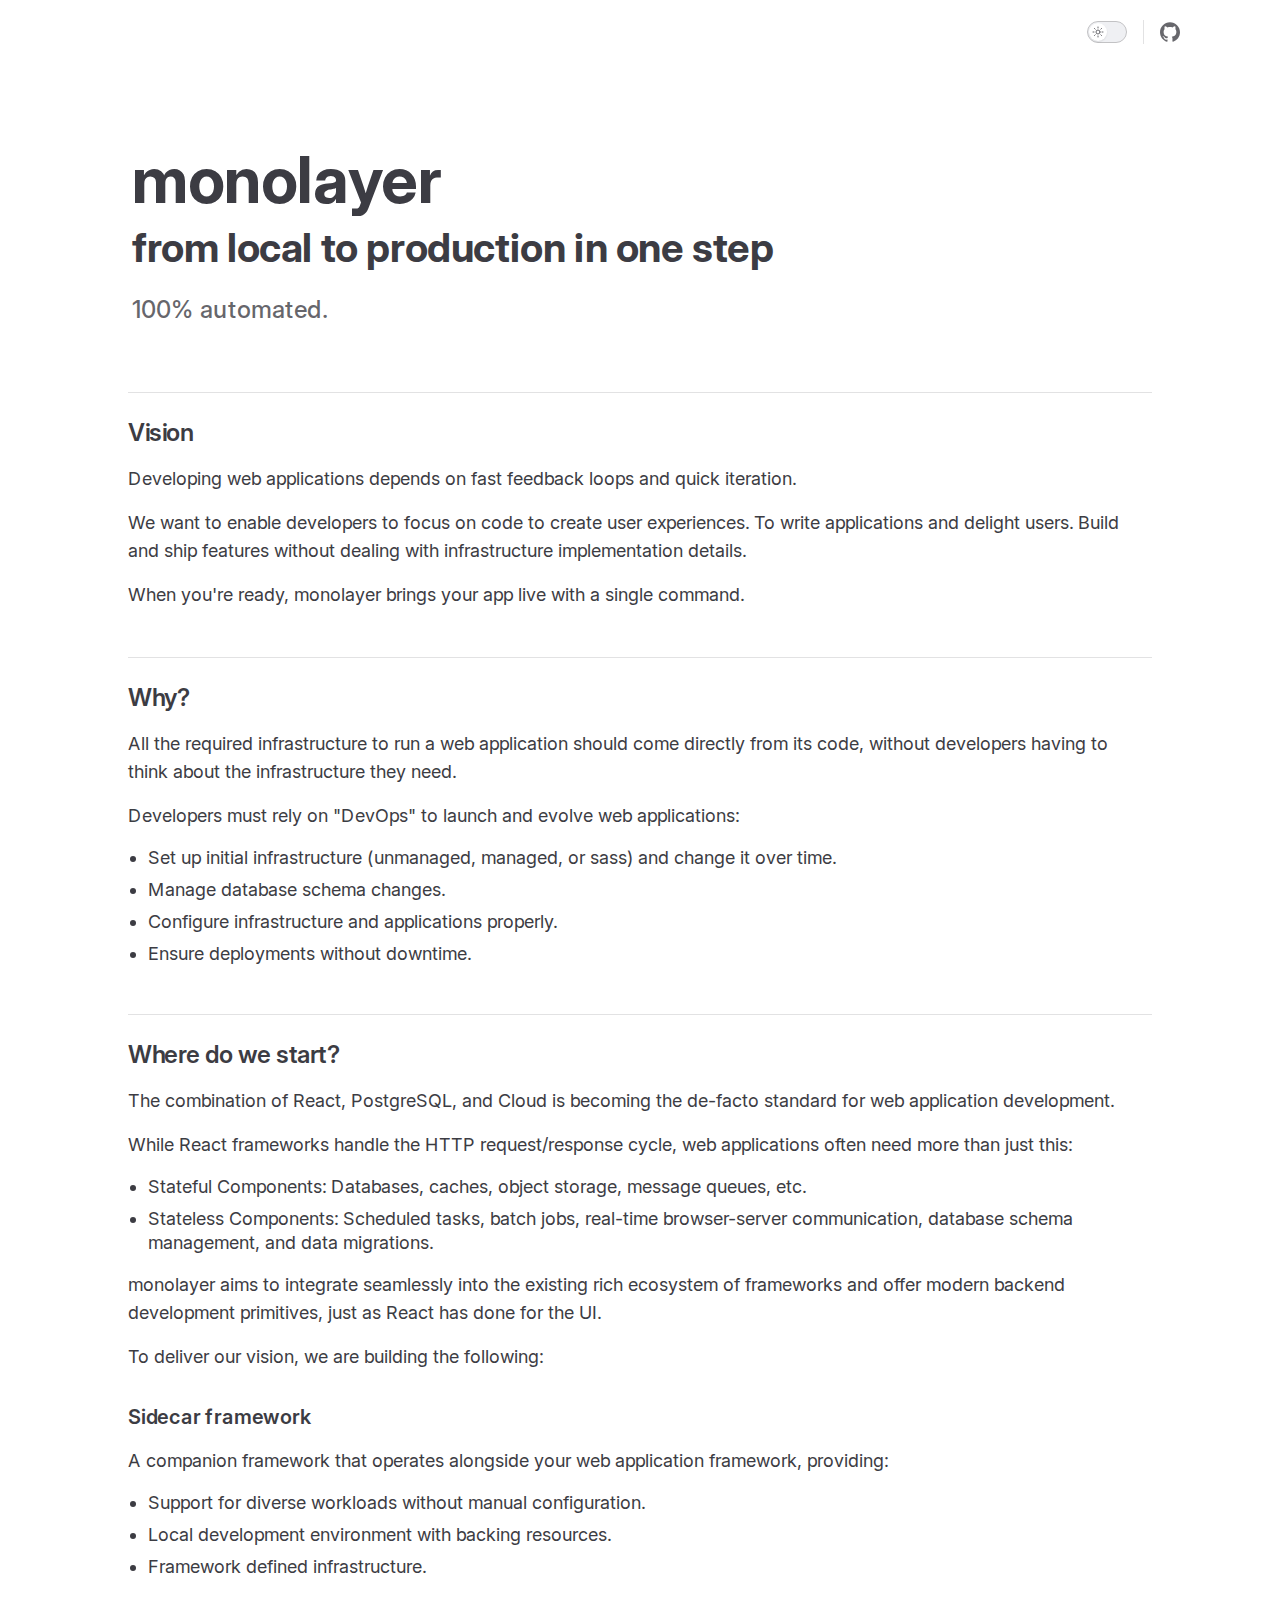
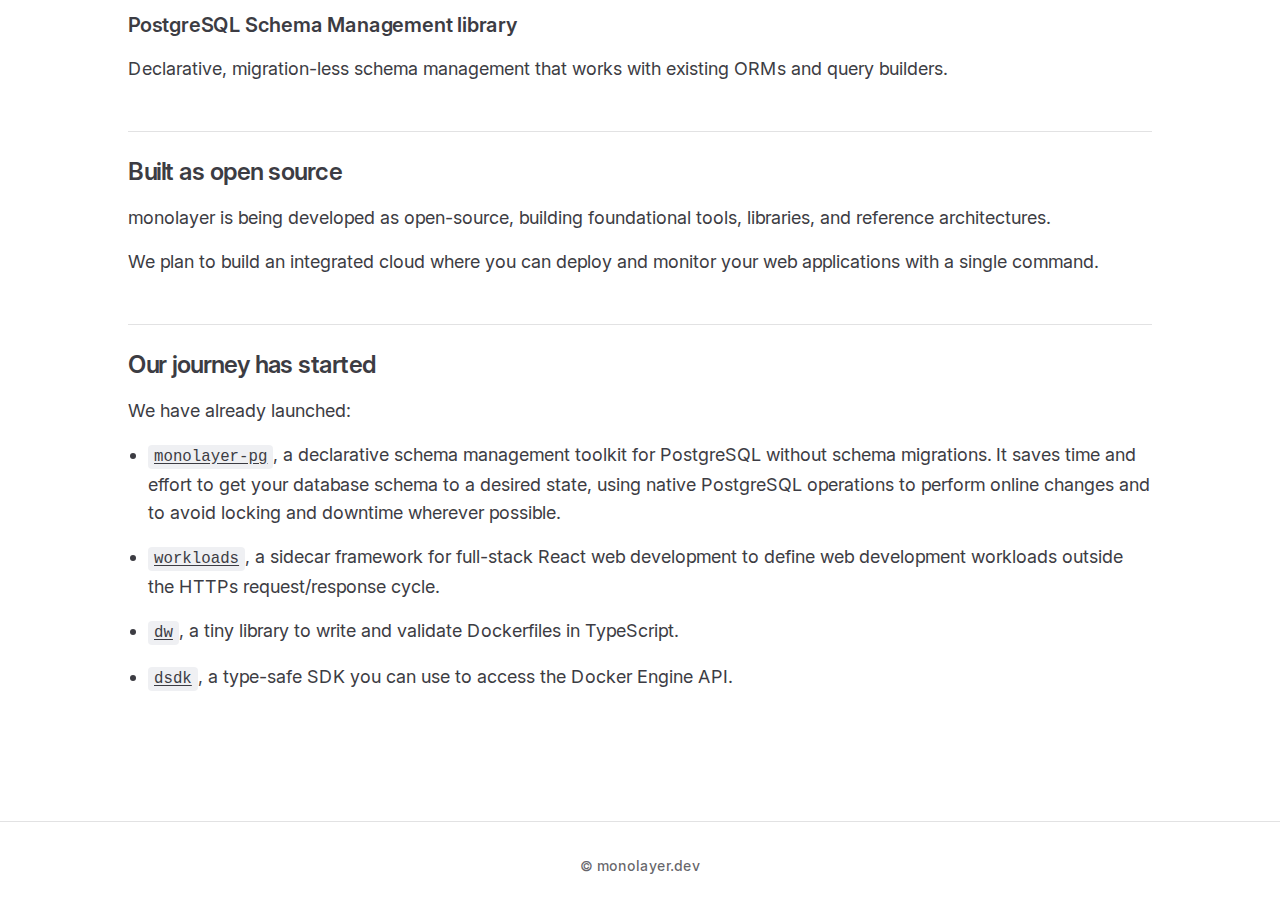
<file: index.html>
<!DOCTYPE html>
<html lang="en-US" dir="ltr">
  <head>
    <meta charset="utf-8">
    <meta name="viewport" content="width=device-width,initial-scale=1">
    <title>monolayer</title>
    <meta name="description" content="from local to production in one step">
    <meta name="generator" content="VitePress v1.5.0">
    <link rel="preload stylesheet" href="/assets/style.BGeDOuUQ.css" as="style">
    <link rel="preload stylesheet" href="/vp-icons.css" as="style">
    
    <script type="module" src="/assets/app.BTljljbD.js"></script>
    <link rel="preload" href="/assets/inter-roman-latin.Di8DUHzh.woff2" as="font" type="font/woff2" crossorigin="">
    <link rel="modulepreload" href="/assets/chunks/theme.Ch3hpJYl.js">
    <link rel="modulepreload" href="/assets/chunks/framework.BDxlaA_J.js">
    <link rel="modulepreload" href="/assets/index.md.CS76SpZc.lean.js">
    <script id="check-dark-mode">(()=>{const e=localStorage.getItem("vitepress-theme-appearance")||"auto",a=window.matchMedia("(prefers-color-scheme: dark)").matches;(!e||e==="auto"?a:e==="dark")&&document.documentElement.classList.add("dark")})();</script>
    <script id="check-mac-os">document.documentElement.classList.toggle("mac",/Mac|iPhone|iPod|iPad/i.test(navigator.platform));</script>
  </head>
  <body>
    <div id="app"><div class="Layout" data-v-5d98c3a5><!--[--><!--]--><!--[--><span tabindex="-1" data-v-0f60ec36></span><a href="#VPContent" class="VPSkipLink visually-hidden" data-v-0f60ec36> Skip to content </a><!--]--><!----><header class="VPNav" data-v-5d98c3a5 data-v-ae24b3ad><div class="VPNavBar" data-v-ae24b3ad data-v-6aa21345><div class="wrapper" data-v-6aa21345><div class="container" data-v-6aa21345><div class="title" data-v-6aa21345><div class="VPNavBarTitle" data-v-6aa21345 data-v-1168a8e4><a class="title" href="/" data-v-1168a8e4><!--[--><!--]--><!----><span data-v-1168a8e4>monolayer</span><!--[--><!--]--></a></div></div><div class="content" data-v-6aa21345><div class="content-body" data-v-6aa21345><!--[--><!--]--><div class="VPNavBarSearch search" data-v-6aa21345><!----></div><!----><!----><div class="VPNavBarAppearance appearance" data-v-6aa21345 data-v-6c893767><button class="VPSwitch VPSwitchAppearance" type="button" role="switch" title aria-checked="false" data-v-6c893767 data-v-5337faa4 data-v-1d5665e3><span class="check" data-v-1d5665e3><span class="icon" data-v-1d5665e3><!--[--><span class="vpi-sun sun" data-v-5337faa4></span><span class="vpi-moon moon" data-v-5337faa4></span><!--]--></span></span></button></div><div class="VPSocialLinks VPNavBarSocialLinks social-links" data-v-6aa21345 data-v-0394ad82 data-v-7bc22406><!--[--><a class="VPSocialLink no-icon" href="https://github.com/monolayer/monorepo" aria-label="github" target="_blank" rel="noopener" data-v-7bc22406 data-v-bd121fe5><span class="vpi-social-github"></span></a><!--]--></div><div class="VPFlyout VPNavBarExtra extra" data-v-6aa21345 data-v-bb2aa2f0 data-v-cf11d7a2><button type="button" class="button" aria-haspopup="true" aria-expanded="false" aria-label="extra navigation" data-v-cf11d7a2><span class="vpi-more-horizontal icon" data-v-cf11d7a2></span></button><div class="menu" data-v-cf11d7a2><div class="VPMenu" data-v-cf11d7a2 data-v-b98bc113><!----><!--[--><!--[--><!----><div class="group" data-v-bb2aa2f0><div class="item appearance" data-v-bb2aa2f0><p class="label" data-v-bb2aa2f0>Appearance</p><div class="appearance-action" data-v-bb2aa2f0><button class="VPSwitch VPSwitchAppearance" type="button" role="switch" title aria-checked="false" data-v-bb2aa2f0 data-v-5337faa4 data-v-1d5665e3><span class="check" data-v-1d5665e3><span class="icon" data-v-1d5665e3><!--[--><span class="vpi-sun sun" data-v-5337faa4></span><span class="vpi-moon moon" data-v-5337faa4></span><!--]--></span></span></button></div></div></div><div class="group" data-v-bb2aa2f0><div class="item social-links" data-v-bb2aa2f0><div class="VPSocialLinks social-links-list" data-v-bb2aa2f0 data-v-7bc22406><!--[--><a class="VPSocialLink no-icon" href="https://github.com/monolayer/monorepo" aria-label="github" target="_blank" rel="noopener" data-v-7bc22406 data-v-bd121fe5><span class="vpi-social-github"></span></a><!--]--></div></div></div><!--]--><!--]--></div></div></div><!--[--><!--]--><button type="button" class="VPNavBarHamburger hamburger" aria-label="mobile navigation" aria-expanded="false" aria-controls="VPNavScreen" data-v-6aa21345 data-v-e5dd9c1c><span class="container" data-v-e5dd9c1c><span class="top" data-v-e5dd9c1c></span><span class="middle" data-v-e5dd9c1c></span><span class="bottom" data-v-e5dd9c1c></span></span></button></div></div></div></div><div class="divider" data-v-6aa21345><div class="divider-line" data-v-6aa21345></div></div></div><!----></header><!----><!----><div class="VPContent is-home" id="VPContent" data-v-5d98c3a5 data-v-1428d186><div class="VPHome" data-v-1428d186 data-v-686f80a6><!--[--><!--]--><div class="VPHero VPHomeHero" data-v-686f80a6 data-v-303bb580><div class="container" data-v-303bb580><div class="main" data-v-303bb580><!--[--><!--]--><!--[--><h1 class="name" data-v-303bb580><span class="clip" data-v-303bb580>monolayer</span></h1><p class="text" data-v-303bb580>from local to production in one step</p><p class="tagline" data-v-303bb580>100% automated.</p><!--]--><!--[--><!--]--><!----><!--[--><!--]--></div><!----></div></div><!--[--><!--]--><!--[--><!--]--><!----><!--[--><!--]--><div class="vp-doc container" style="" data-v-686f80a6 data-v-8e2d4988><!--[--><div style="position:relative;" data-v-686f80a6><div><h2 id="vision" tabindex="-1">Vision <a class="header-anchor" href="#vision" aria-label="Permalink to &quot;Vision&quot;">​</a></h2><p>Developing web applications depends on fast feedback loops and quick iteration.</p><p>We want to enable developers to focus on code to create user experiences. To write applications and delight users. Build and ship features without dealing with infrastructure implementation details.</p><p>When you&#39;re ready, monolayer brings your app live with a single command.</p><h2 id="why" tabindex="-1">Why? <a class="header-anchor" href="#why" aria-label="Permalink to &quot;Why?&quot;">​</a></h2><p>All the required infrastructure to run a web application should come directly from its code, without developers having to think about the infrastructure they need.</p><p>Developers must rely on &quot;DevOps&quot; to launch and evolve web applications:</p><ul><li>Set up initial infrastructure (unmanaged, managed, or sass) and change it over time.</li><li>Manage database schema changes.</li><li>Configure infrastructure and applications properly.</li><li>Ensure deployments without downtime.</li></ul><h2 id="where-do-we-start" tabindex="-1">Where do we start? <a class="header-anchor" href="#where-do-we-start" aria-label="Permalink to &quot;Where do we start?&quot;">​</a></h2><p>The combination of React, PostgreSQL, and Cloud is becoming the de-facto standard for web application development.</p><p>While React frameworks handle the HTTP request/response cycle, web applications often need more than just this:</p><ul><li>Stateful Components: Databases, caches, object storage, message queues, etc.</li><li>Stateless Components: Scheduled tasks, batch jobs, real-time browser-server communication, database schema management, and data migrations.</li></ul><p>monolayer aims to integrate seamlessly into the existing rich ecosystem of frameworks and offer modern backend development primitives, just as React has done for the UI.</p><p>To deliver our vision, we are building the following:</p><h3 id="sidecar-framework" tabindex="-1">Sidecar framework <a class="header-anchor" href="#sidecar-framework" aria-label="Permalink to &quot;Sidecar framework&quot;">​</a></h3><p>A companion framework that operates alongside your web application framework, providing:</p><ul><li>Support for diverse workloads without manual configuration.</li><li>Local development environment with backing resources.</li><li>Framework defined infrastructure.</li></ul><h3 id="postgresql-schema-management-library" tabindex="-1">PostgreSQL Schema Management library <a class="header-anchor" href="#postgresql-schema-management-library" aria-label="Permalink to &quot;PostgreSQL Schema Management library&quot;">​</a></h3><p>Declarative, migration-less schema management that works with existing ORMs and query builders.</p><h2 id="built-as-open-source" tabindex="-1">Built as open source <a class="header-anchor" href="#built-as-open-source" aria-label="Permalink to &quot;Built as open source&quot;">​</a></h2><p>monolayer is being developed as open-source, building foundational tools, libraries, and reference architectures.</p><p>We plan to build an integrated cloud where you can deploy and monitor your web applications with a single command.</p><h2 id="our-journey-has-started" tabindex="-1">Our journey has started <a class="header-anchor" href="#our-journey-has-started" aria-label="Permalink to &quot;Our journey has started&quot;">​</a></h2><p>We have already launched:</p><ul><li><p><a href="https://monolayer.github.io/pg-docs/" target="_blank" rel="noreferrer"><code>monolayer-pg</code></a>, a declarative schema management toolkit for PostgreSQL without schema migrations. It saves time and effort to get your database schema to a desired state, using native PostgreSQL operations to perform online changes and to avoid locking and downtime wherever possible.</p></li><li><p><a href="https://monolayer.github.io/workloads-docs/" target="_blank" rel="noreferrer"><code>workloads</code></a>, a sidecar framework for full-stack React web development to define web development workloads outside the HTTPs request/response cycle.</p></li><li><p><a href="https://monolayer.github.io/dw-docs/" target="_blank" rel="noreferrer"><code>dw</code></a>, a tiny library to write and validate Dockerfiles in TypeScript.</p></li><li><p><a href="https://monolayer.github.io/dsdk-docs/" target="_blank" rel="noreferrer"><code>dsdk</code></a>, a type-safe SDK you can use to access the Docker Engine API.</p></li></ul></div></div><!--]--></div></div></div><footer class="VPFooter" data-v-5d98c3a5 data-v-e315a0ad><div class="container" data-v-e315a0ad><!----><p class="copyright" data-v-e315a0ad>© monolayer.dev</p></div></footer><!--[--><!--]--></div></div>
    <script>window.__VP_HASH_MAP__=JSON.parse("{\"index.md\":\"CS76SpZc\"}");window.__VP_SITE_DATA__=JSON.parse("{\"lang\":\"en-US\",\"dir\":\"ltr\",\"title\":\"monolayer\",\"description\":\"from local to production in one step\",\"base\":\"/\",\"head\":[],\"router\":{\"prefetchLinks\":true},\"appearance\":true,\"themeConfig\":{\"socialLinks\":[{\"icon\":\"github\",\"link\":\"https://github.com/monolayer/monorepo\"}],\"footer\":{\"copyright\":\"© monolayer.dev\"}},\"locales\":{},\"scrollOffset\":134,\"cleanUrls\":false}");</script>
    
  </body>
</html>
</file>
<file: assets/style.BGeDOuUQ.css>
@font-face{font-family:Inter;font-style:normal;font-weight:100 900;font-display:swap;src:url(/assets/inter-roman-cyrillic-ext.BBPuwvHQ.woff2) format("woff2");unicode-range:U+0460-052F,U+1C80-1C88,U+20B4,U+2DE0-2DFF,U+A640-A69F,U+FE2E-FE2F}@font-face{font-family:Inter;font-style:normal;font-weight:100 900;font-display:swap;src:url(/assets/inter-roman-cyrillic.C5lxZ8CY.woff2) format("woff2");unicode-range:U+0301,U+0400-045F,U+0490-0491,U+04B0-04B1,U+2116}@font-face{font-family:Inter;font-style:normal;font-weight:100 900;font-display:swap;src:url(/assets/inter-roman-greek-ext.CqjqNYQ-.woff2) format("woff2");unicode-range:U+1F00-1FFF}@font-face{font-family:Inter;font-style:normal;font-weight:100 900;font-display:swap;src:url(/assets/inter-roman-greek.BBVDIX6e.woff2) format("woff2");unicode-range:U+0370-0377,U+037A-037F,U+0384-038A,U+038C,U+038E-03A1,U+03A3-03FF}@font-face{font-family:Inter;font-style:normal;font-weight:100 900;font-display:swap;src:url(/assets/inter-roman-vietnamese.BjW4sHH5.woff2) format("woff2");unicode-range:U+0102-0103,U+0110-0111,U+0128-0129,U+0168-0169,U+01A0-01A1,U+01AF-01B0,U+0300-0301,U+0303-0304,U+0308-0309,U+0323,U+0329,U+1EA0-1EF9,U+20AB}@font-face{font-family:Inter;font-style:normal;font-weight:100 900;font-display:swap;src:url(/assets/inter-roman-latin-ext.4ZJIpNVo.woff2) format("woff2");unicode-range:U+0100-02AF,U+0304,U+0308,U+0329,U+1E00-1E9F,U+1EF2-1EFF,U+2020,U+20A0-20AB,U+20AD-20C0,U+2113,U+2C60-2C7F,U+A720-A7FF}@font-face{font-family:Inter;font-style:normal;font-weight:100 900;font-display:swap;src:url(/assets/inter-roman-latin.Di8DUHzh.woff2) format("woff2");unicode-range:U+0000-00FF,U+0131,U+0152-0153,U+02BB-02BC,U+02C6,U+02DA,U+02DC,U+0304,U+0308,U+0329,U+2000-206F,U+2074,U+20AC,U+2122,U+2191,U+2193,U+2212,U+2215,U+FEFF,U+FFFD}@font-face{font-family:Inter;font-style:italic;font-weight:100 900;font-display:swap;src:url(/assets/inter-italic-cyrillic-ext.r48I6akx.woff2) format("woff2");unicode-range:U+0460-052F,U+1C80-1C88,U+20B4,U+2DE0-2DFF,U+A640-A69F,U+FE2E-FE2F}@font-face{font-family:Inter;font-style:italic;font-weight:100 900;font-display:swap;src:url(/assets/inter-italic-cyrillic.By2_1cv3.woff2) format("woff2");unicode-range:U+0301,U+0400-045F,U+0490-0491,U+04B0-04B1,U+2116}@font-face{font-family:Inter;font-style:italic;font-weight:100 900;font-display:swap;src:url(/assets/inter-italic-greek-ext.1u6EdAuj.woff2) format("woff2");unicode-range:U+1F00-1FFF}@font-face{font-family:Inter;font-style:italic;font-weight:100 900;font-display:swap;src:url(/assets/inter-italic-greek.DJ8dCoTZ.woff2) format("woff2");unicode-range:U+0370-0377,U+037A-037F,U+0384-038A,U+038C,U+038E-03A1,U+03A3-03FF}@font-face{font-family:Inter;font-style:italic;font-weight:100 900;font-display:swap;src:url(/assets/inter-italic-vietnamese.BSbpV94h.woff2) format("woff2");unicode-range:U+0102-0103,U+0110-0111,U+0128-0129,U+0168-0169,U+01A0-01A1,U+01AF-01B0,U+0300-0301,U+0303-0304,U+0308-0309,U+0323,U+0329,U+1EA0-1EF9,U+20AB}@font-face{font-family:Inter;font-style:italic;font-weight:100 900;font-display:swap;src:url(/assets/inter-italic-latin-ext.CN1xVJS-.woff2) format("woff2");unicode-range:U+0100-02AF,U+0304,U+0308,U+0329,U+1E00-1E9F,U+1EF2-1EFF,U+2020,U+20A0-20AB,U+20AD-20C0,U+2113,U+2C60-2C7F,U+A720-A7FF}@font-face{font-family:Inter;font-style:italic;font-weight:100 900;font-display:swap;src:url(/assets/inter-italic-latin.C2AdPX0b.woff2) format("woff2");unicode-range:U+0000-00FF,U+0131,U+0152-0153,U+02BB-02BC,U+02C6,U+02DA,U+02DC,U+0304,U+0308,U+0329,U+2000-206F,U+2074,U+20AC,U+2122,U+2191,U+2193,U+2212,U+2215,U+FEFF,U+FFFD}@font-face{font-family:Punctuation SC;font-weight:400;src:local("PingFang SC Regular"),local("Noto Sans CJK SC"),local("Microsoft YaHei");unicode-range:U+201C,U+201D,U+2018,U+2019,U+2E3A,U+2014,U+2013,U+2026,U+00B7,U+007E,U+002F}@font-face{font-family:Punctuation SC;font-weight:500;src:local("PingFang SC Medium"),local("Noto Sans CJK SC"),local("Microsoft YaHei");unicode-range:U+201C,U+201D,U+2018,U+2019,U+2E3A,U+2014,U+2013,U+2026,U+00B7,U+007E,U+002F}@font-face{font-family:Punctuation SC;font-weight:600;src:local("PingFang SC Semibold"),local("Noto Sans CJK SC Bold"),local("Microsoft YaHei Bold");unicode-range:U+201C,U+201D,U+2018,U+2019,U+2E3A,U+2014,U+2013,U+2026,U+00B7,U+007E,U+002F}@font-face{font-family:Punctuation SC;font-weight:700;src:local("PingFang SC Semibold"),local("Noto Sans CJK SC Bold"),local("Microsoft YaHei Bold");unicode-range:U+201C,U+201D,U+2018,U+2019,U+2E3A,U+2014,U+2013,U+2026,U+00B7,U+007E,U+002F}:root{--vp-c-white: #ffffff;--vp-c-black: #000000;--vp-c-neutral: var(--vp-c-black);--vp-c-neutral-inverse: var(--vp-c-white)}.dark{--vp-c-neutral: var(--vp-c-white);--vp-c-neutral-inverse: var(--vp-c-black)}:root{--vp-c-gray-1: #dddde3;--vp-c-gray-2: #e4e4e9;--vp-c-gray-3: #ebebef;--vp-c-gray-soft: rgba(142, 150, 170, .14);--vp-c-indigo-1: #3451b2;--vp-c-indigo-2: #3a5ccc;--vp-c-indigo-3: #5672cd;--vp-c-indigo-soft: rgba(100, 108, 255, .14);--vp-c-purple-1: #6f42c1;--vp-c-purple-2: #7e4cc9;--vp-c-purple-3: #8e5cd9;--vp-c-purple-soft: rgba(159, 122, 234, .14);--vp-c-green-1: #18794e;--vp-c-green-2: #299764;--vp-c-green-3: #30a46c;--vp-c-green-soft: rgba(16, 185, 129, .14);--vp-c-yellow-1: #915930;--vp-c-yellow-2: #946300;--vp-c-yellow-3: #9f6a00;--vp-c-yellow-soft: rgba(234, 179, 8, .14);--vp-c-red-1: #b8272c;--vp-c-red-2: #d5393e;--vp-c-red-3: #e0575b;--vp-c-red-soft: rgba(244, 63, 94, .14);--vp-c-sponsor: #db2777}.dark{--vp-c-gray-1: #515c67;--vp-c-gray-2: #414853;--vp-c-gray-3: #32363f;--vp-c-gray-soft: rgba(101, 117, 133, .16);--vp-c-indigo-1: #a8b1ff;--vp-c-indigo-2: #5c73e7;--vp-c-indigo-3: #3e63dd;--vp-c-indigo-soft: rgba(100, 108, 255, .16);--vp-c-purple-1: #c8abfa;--vp-c-purple-2: #a879e6;--vp-c-purple-3: #8e5cd9;--vp-c-purple-soft: rgba(159, 122, 234, .16);--vp-c-green-1: #3dd68c;--vp-c-green-2: #30a46c;--vp-c-green-3: #298459;--vp-c-green-soft: rgba(16, 185, 129, .16);--vp-c-yellow-1: #f9b44e;--vp-c-yellow-2: #da8b17;--vp-c-yellow-3: #a46a0a;--vp-c-yellow-soft: rgba(234, 179, 8, .16);--vp-c-red-1: #f66f81;--vp-c-red-2: #f14158;--vp-c-red-3: #b62a3c;--vp-c-red-soft: rgba(244, 63, 94, .16)}:root{--vp-c-bg: #ffffff;--vp-c-bg-alt: #f6f6f7;--vp-c-bg-elv: #ffffff;--vp-c-bg-soft: #f6f6f7}.dark{--vp-c-bg: #1b1b1f;--vp-c-bg-alt: #161618;--vp-c-bg-elv: #202127;--vp-c-bg-soft: #202127}:root{--vp-c-border: #c2c2c4;--vp-c-divider: #e2e2e3;--vp-c-gutter: #e2e2e3}.dark{--vp-c-border: #3c3f44;--vp-c-divider: #2e2e32;--vp-c-gutter: #000000}:root{--vp-c-text-1: rgba(60, 60, 67);--vp-c-text-2: rgba(60, 60, 67, .78);--vp-c-text-3: rgba(60, 60, 67, .56)}.dark{--vp-c-text-1: rgba(255, 255, 245, .86);--vp-c-text-2: rgba(235, 235, 245, .6);--vp-c-text-3: rgba(235, 235, 245, .38)}:root{--vp-c-default-1: var(--vp-c-gray-1);--vp-c-default-2: var(--vp-c-gray-2);--vp-c-default-3: var(--vp-c-gray-3);--vp-c-default-soft: var(--vp-c-gray-soft);--vp-c-brand-1: var(--vp-c-indigo-1);--vp-c-brand-2: var(--vp-c-indigo-2);--vp-c-brand-3: var(--vp-c-indigo-3);--vp-c-brand-soft: var(--vp-c-indigo-soft);--vp-c-brand: var(--vp-c-brand-1);--vp-c-tip-1: var(--vp-c-brand-1);--vp-c-tip-2: var(--vp-c-brand-2);--vp-c-tip-3: var(--vp-c-brand-3);--vp-c-tip-soft: var(--vp-c-brand-soft);--vp-c-note-1: var(--vp-c-brand-1);--vp-c-note-2: var(--vp-c-brand-2);--vp-c-note-3: var(--vp-c-brand-3);--vp-c-note-soft: var(--vp-c-brand-soft);--vp-c-success-1: var(--vp-c-green-1);--vp-c-success-2: var(--vp-c-green-2);--vp-c-success-3: var(--vp-c-green-3);--vp-c-success-soft: var(--vp-c-green-soft);--vp-c-important-1: var(--vp-c-purple-1);--vp-c-important-2: var(--vp-c-purple-2);--vp-c-important-3: var(--vp-c-purple-3);--vp-c-important-soft: var(--vp-c-purple-soft);--vp-c-warning-1: var(--vp-c-yellow-1);--vp-c-warning-2: var(--vp-c-yellow-2);--vp-c-warning-3: var(--vp-c-yellow-3);--vp-c-warning-soft: var(--vp-c-yellow-soft);--vp-c-danger-1: var(--vp-c-red-1);--vp-c-danger-2: var(--vp-c-red-2);--vp-c-danger-3: var(--vp-c-red-3);--vp-c-danger-soft: var(--vp-c-red-soft);--vp-c-caution-1: var(--vp-c-red-1);--vp-c-caution-2: var(--vp-c-red-2);--vp-c-caution-3: var(--vp-c-red-3);--vp-c-caution-soft: var(--vp-c-red-soft)}:root{--vp-font-family-base: "Inter", ui-sans-serif, system-ui, sans-serif, "Apple Color Emoji", "Segoe UI Emoji", "Segoe UI Symbol", "Noto Color Emoji";--vp-font-family-mono: ui-monospace, "Menlo", "Monaco", "Consolas", "Liberation Mono", "Courier New", monospace;font-optical-sizing:auto}:root:where(:lang(zh)){--vp-font-family-base: "Punctuation SC", "Inter", ui-sans-serif, system-ui, sans-serif, "Apple Color Emoji", "Segoe UI Emoji", "Segoe UI Symbol", "Noto Color Emoji"}:root{--vp-shadow-1: 0 1px 2px rgba(0, 0, 0, .04), 0 1px 2px rgba(0, 0, 0, .06);--vp-shadow-2: 0 3px 12px rgba(0, 0, 0, .07), 0 1px 4px rgba(0, 0, 0, .07);--vp-shadow-3: 0 12px 32px rgba(0, 0, 0, .1), 0 2px 6px rgba(0, 0, 0, .08);--vp-shadow-4: 0 14px 44px rgba(0, 0, 0, .12), 0 3px 9px rgba(0, 0, 0, .12);--vp-shadow-5: 0 18px 56px rgba(0, 0, 0, .16), 0 4px 12px rgba(0, 0, 0, .16)}:root{--vp-z-index-footer: 10;--vp-z-index-local-nav: 20;--vp-z-index-nav: 30;--vp-z-index-layout-top: 40;--vp-z-index-backdrop: 50;--vp-z-index-sidebar: 60}@media (min-width: 960px){:root{--vp-z-index-sidebar: 25}}:root{--vp-layout-max-width: 1440px}:root{--vp-header-anchor-symbol: "#"}:root{--vp-code-line-height: 1.7;--vp-code-font-size: .875em;--vp-code-color: var(--vp-c-brand-1);--vp-code-link-color: var(--vp-c-brand-1);--vp-code-link-hover-color: var(--vp-c-brand-2);--vp-code-bg: var(--vp-c-default-soft);--vp-code-block-color: var(--vp-c-text-2);--vp-code-block-bg: var(--vp-c-bg-alt);--vp-code-block-divider-color: var(--vp-c-gutter);--vp-code-lang-color: var(--vp-c-text-3);--vp-code-line-highlight-color: var(--vp-c-default-soft);--vp-code-line-number-color: var(--vp-c-text-3);--vp-code-line-diff-add-color: var(--vp-c-success-soft);--vp-code-line-diff-add-symbol-color: var(--vp-c-success-1);--vp-code-line-diff-remove-color: var(--vp-c-danger-soft);--vp-code-line-diff-remove-symbol-color: var(--vp-c-danger-1);--vp-code-line-warning-color: var(--vp-c-warning-soft);--vp-code-line-error-color: var(--vp-c-danger-soft);--vp-code-copy-code-border-color: var(--vp-c-divider);--vp-code-copy-code-bg: var(--vp-c-bg-soft);--vp-code-copy-code-hover-border-color: var(--vp-c-divider);--vp-code-copy-code-hover-bg: var(--vp-c-bg);--vp-code-copy-code-active-text: var(--vp-c-text-2);--vp-code-copy-copied-text-content: "Copied";--vp-code-tab-divider: var(--vp-code-block-divider-color);--vp-code-tab-text-color: var(--vp-c-text-2);--vp-code-tab-bg: var(--vp-code-block-bg);--vp-code-tab-hover-text-color: var(--vp-c-text-1);--vp-code-tab-active-text-color: var(--vp-c-text-1);--vp-code-tab-active-bar-color: var(--vp-c-brand-1)}:root{--vp-button-brand-border: transparent;--vp-button-brand-text: var(--vp-c-white);--vp-button-brand-bg: var(--vp-c-brand-3);--vp-button-brand-hover-border: transparent;--vp-button-brand-hover-text: var(--vp-c-white);--vp-button-brand-hover-bg: var(--vp-c-brand-2);--vp-button-brand-active-border: transparent;--vp-button-brand-active-text: var(--vp-c-white);--vp-button-brand-active-bg: var(--vp-c-brand-1);--vp-button-alt-border: transparent;--vp-button-alt-text: var(--vp-c-text-1);--vp-button-alt-bg: var(--vp-c-default-3);--vp-button-alt-hover-border: transparent;--vp-button-alt-hover-text: var(--vp-c-text-1);--vp-button-alt-hover-bg: var(--vp-c-default-2);--vp-button-alt-active-border: transparent;--vp-button-alt-active-text: var(--vp-c-text-1);--vp-button-alt-active-bg: var(--vp-c-default-1);--vp-button-sponsor-border: var(--vp-c-text-2);--vp-button-sponsor-text: var(--vp-c-text-2);--vp-button-sponsor-bg: transparent;--vp-button-sponsor-hover-border: var(--vp-c-sponsor);--vp-button-sponsor-hover-text: var(--vp-c-sponsor);--vp-button-sponsor-hover-bg: transparent;--vp-button-sponsor-active-border: var(--vp-c-sponsor);--vp-button-sponsor-active-text: var(--vp-c-sponsor);--vp-button-sponsor-active-bg: transparent}:root{--vp-custom-block-font-size: 14px;--vp-custom-block-code-font-size: 13px;--vp-custom-block-info-border: transparent;--vp-custom-block-info-text: var(--vp-c-text-1);--vp-custom-block-info-bg: var(--vp-c-default-soft);--vp-custom-block-info-code-bg: var(--vp-c-default-soft);--vp-custom-block-note-border: transparent;--vp-custom-block-note-text: var(--vp-c-text-1);--vp-custom-block-note-bg: var(--vp-c-default-soft);--vp-custom-block-note-code-bg: var(--vp-c-default-soft);--vp-custom-block-tip-border: transparent;--vp-custom-block-tip-text: var(--vp-c-text-1);--vp-custom-block-tip-bg: var(--vp-c-tip-soft);--vp-custom-block-tip-code-bg: var(--vp-c-tip-soft);--vp-custom-block-important-border: transparent;--vp-custom-block-important-text: var(--vp-c-text-1);--vp-custom-block-important-bg: var(--vp-c-important-soft);--vp-custom-block-important-code-bg: var(--vp-c-important-soft);--vp-custom-block-warning-border: transparent;--vp-custom-block-warning-text: var(--vp-c-text-1);--vp-custom-block-warning-bg: var(--vp-c-warning-soft);--vp-custom-block-warning-code-bg: var(--vp-c-warning-soft);--vp-custom-block-danger-border: transparent;--vp-custom-block-danger-text: var(--vp-c-text-1);--vp-custom-block-danger-bg: var(--vp-c-danger-soft);--vp-custom-block-danger-code-bg: var(--vp-c-danger-soft);--vp-custom-block-caution-border: transparent;--vp-custom-block-caution-text: var(--vp-c-text-1);--vp-custom-block-caution-bg: var(--vp-c-caution-soft);--vp-custom-block-caution-code-bg: var(--vp-c-caution-soft);--vp-custom-block-details-border: var(--vp-custom-block-info-border);--vp-custom-block-details-text: var(--vp-custom-block-info-text);--vp-custom-block-details-bg: var(--vp-custom-block-info-bg);--vp-custom-block-details-code-bg: var(--vp-custom-block-info-code-bg)}:root{--vp-input-border-color: var(--vp-c-border);--vp-input-bg-color: var(--vp-c-bg-alt);--vp-input-switch-bg-color: var(--vp-c-default-soft)}:root{--vp-nav-height: 64px;--vp-nav-bg-color: var(--vp-c-bg);--vp-nav-screen-bg-color: var(--vp-c-bg);--vp-nav-logo-height: 24px}.hide-nav{--vp-nav-height: 0px}.hide-nav .VPSidebar{--vp-nav-height: 22px}:root{--vp-local-nav-bg-color: var(--vp-c-bg)}:root{--vp-sidebar-width: 272px;--vp-sidebar-bg-color: var(--vp-c-bg-alt)}:root{--vp-backdrop-bg-color: rgba(0, 0, 0, .6)}:root{--vp-home-hero-name-color: var(--vp-c-brand-1);--vp-home-hero-name-background: transparent;--vp-home-hero-image-background-image: none;--vp-home-hero-image-filter: none}:root{--vp-badge-info-border: transparent;--vp-badge-info-text: var(--vp-c-text-2);--vp-badge-info-bg: var(--vp-c-default-soft);--vp-badge-tip-border: transparent;--vp-badge-tip-text: var(--vp-c-tip-1);--vp-badge-tip-bg: var(--vp-c-tip-soft);--vp-badge-warning-border: transparent;--vp-badge-warning-text: var(--vp-c-warning-1);--vp-badge-warning-bg: var(--vp-c-warning-soft);--vp-badge-danger-border: transparent;--vp-badge-danger-text: var(--vp-c-danger-1);--vp-badge-danger-bg: var(--vp-c-danger-soft)}:root{--vp-carbon-ads-text-color: var(--vp-c-text-1);--vp-carbon-ads-poweredby-color: var(--vp-c-text-2);--vp-carbon-ads-bg-color: var(--vp-c-bg-soft);--vp-carbon-ads-hover-text-color: var(--vp-c-brand-1);--vp-carbon-ads-hover-poweredby-color: var(--vp-c-text-1)}:root{--vp-local-search-bg: var(--vp-c-bg);--vp-local-search-result-bg: var(--vp-c-bg);--vp-local-search-result-border: var(--vp-c-divider);--vp-local-search-result-selected-bg: var(--vp-c-bg);--vp-local-search-result-selected-border: var(--vp-c-brand-1);--vp-local-search-highlight-bg: var(--vp-c-brand-1);--vp-local-search-highlight-text: var(--vp-c-neutral-inverse)}@media (prefers-reduced-motion: reduce){*,:before,:after{animation-delay:-1ms!important;animation-duration:1ms!important;animation-iteration-count:1!important;background-attachment:initial!important;scroll-behavior:auto!important;transition-duration:0s!important;transition-delay:0s!important}}*,:before,:after{box-sizing:border-box}html{line-height:1.4;font-size:16px;-webkit-text-size-adjust:100%}html.dark{color-scheme:dark}body{margin:0;width:100%;min-width:320px;min-height:100vh;line-height:24px;font-family:var(--vp-font-family-base);font-size:16px;font-weight:400;color:var(--vp-c-text-1);background-color:var(--vp-c-bg);font-synthesis:style;text-rendering:optimizeLegibility;-webkit-font-smoothing:antialiased;-moz-osx-font-smoothing:grayscale}main{display:block}h1,h2,h3,h4,h5,h6{margin:0;line-height:24px;font-size:16px;font-weight:400}p{margin:0}strong,b{font-weight:600}a,area,button,[role=button],input,label,select,summary,textarea{touch-action:manipulation}a{color:inherit;text-decoration:inherit}ol,ul{list-style:none;margin:0;padding:0}blockquote{margin:0}pre,code,kbd,samp{font-family:var(--vp-font-family-mono)}img,svg,video,canvas,audio,iframe,embed,object{display:block}figure{margin:0}img,video{max-width:100%;height:auto}button,input,optgroup,select,textarea{border:0;padding:0;line-height:inherit;color:inherit}button{padding:0;font-family:inherit;background-color:transparent;background-image:none}button:enabled,[role=button]:enabled{cursor:pointer}button:focus,button:focus-visible{outline:1px dotted;outline:4px auto -webkit-focus-ring-color}button:focus:not(:focus-visible){outline:none!important}input:focus,textarea:focus,select:focus{outline:none}table{border-collapse:collapse}input{background-color:transparent}input:-ms-input-placeholder,textarea:-ms-input-placeholder{color:var(--vp-c-text-3)}input::-ms-input-placeholder,textarea::-ms-input-placeholder{color:var(--vp-c-text-3)}input::placeholder,textarea::placeholder{color:var(--vp-c-text-3)}input::-webkit-outer-spin-button,input::-webkit-inner-spin-button{-webkit-appearance:none;margin:0}input[type=number]{-moz-appearance:textfield}textarea{resize:vertical}select{-webkit-appearance:none}fieldset{margin:0;padding:0}h1,h2,h3,h4,h5,h6,li,p{overflow-wrap:break-word}vite-error-overlay{z-index:9999}mjx-container{overflow-x:auto}mjx-container>svg{display:inline-block;margin:auto}[class^=vpi-],[class*=" vpi-"],.vp-icon{width:1em;height:1em}[class^=vpi-].bg,[class*=" vpi-"].bg,.vp-icon.bg{background-size:100% 100%;background-color:transparent}[class^=vpi-]:not(.bg),[class*=" vpi-"]:not(.bg),.vp-icon:not(.bg){-webkit-mask:var(--icon) no-repeat;mask:var(--icon) no-repeat;-webkit-mask-size:100% 100%;mask-size:100% 100%;background-color:currentColor;color:inherit}.vpi-align-left{--icon: url("data:image/svg+xml,%3Csvg xmlns='http://www.w3.org/2000/svg' fill='none' stroke='currentColor' stroke-linecap='round' stroke-linejoin='round' stroke-width='2' viewBox='0 0 24 24'%3E%3Cpath d='M21 6H3M15 12H3M17 18H3'/%3E%3C/svg%3E")}.vpi-arrow-right,.vpi-arrow-down,.vpi-arrow-left,.vpi-arrow-up{--icon: url("data:image/svg+xml,%3Csvg xmlns='http://www.w3.org/2000/svg' fill='none' stroke='currentColor' stroke-linecap='round' stroke-linejoin='round' stroke-width='2' viewBox='0 0 24 24'%3E%3Cpath d='M5 12h14M12 5l7 7-7 7'/%3E%3C/svg%3E")}.vpi-chevron-right,.vpi-chevron-down,.vpi-chevron-left,.vpi-chevron-up{--icon: url("data:image/svg+xml,%3Csvg xmlns='http://www.w3.org/2000/svg' fill='none' stroke='currentColor' stroke-linecap='round' stroke-linejoin='round' stroke-width='2' viewBox='0 0 24 24'%3E%3Cpath d='m9 18 6-6-6-6'/%3E%3C/svg%3E")}.vpi-chevron-down,.vpi-arrow-down{transform:rotate(90deg)}.vpi-chevron-left,.vpi-arrow-left{transform:rotate(180deg)}.vpi-chevron-up,.vpi-arrow-up{transform:rotate(-90deg)}.vpi-square-pen{--icon: url("data:image/svg+xml,%3Csvg xmlns='http://www.w3.org/2000/svg' fill='none' stroke='currentColor' stroke-linecap='round' stroke-linejoin='round' stroke-width='2' viewBox='0 0 24 24'%3E%3Cpath d='M12 3H5a2 2 0 0 0-2 2v14a2 2 0 0 0 2 2h14a2 2 0 0 0 2-2v-7'/%3E%3Cpath d='M18.375 2.625a2.121 2.121 0 1 1 3 3L12 15l-4 1 1-4Z'/%3E%3C/svg%3E")}.vpi-plus{--icon: url("data:image/svg+xml,%3Csvg xmlns='http://www.w3.org/2000/svg' fill='none' stroke='currentColor' stroke-linecap='round' stroke-linejoin='round' stroke-width='2' viewBox='0 0 24 24'%3E%3Cpath d='M5 12h14M12 5v14'/%3E%3C/svg%3E")}.vpi-sun{--icon: url("data:image/svg+xml,%3Csvg xmlns='http://www.w3.org/2000/svg' fill='none' stroke='currentColor' stroke-linecap='round' stroke-linejoin='round' stroke-width='2' viewBox='0 0 24 24'%3E%3Ccircle cx='12' cy='12' r='4'/%3E%3Cpath d='M12 2v2M12 20v2M4.93 4.93l1.41 1.41M17.66 17.66l1.41 1.41M2 12h2M20 12h2M6.34 17.66l-1.41 1.41M19.07 4.93l-1.41 1.41'/%3E%3C/svg%3E")}.vpi-moon{--icon: url("data:image/svg+xml,%3Csvg xmlns='http://www.w3.org/2000/svg' fill='none' stroke='currentColor' stroke-linecap='round' stroke-linejoin='round' stroke-width='2' viewBox='0 0 24 24'%3E%3Cpath d='M12 3a6 6 0 0 0 9 9 9 9 0 1 1-9-9Z'/%3E%3C/svg%3E")}.vpi-more-horizontal{--icon: url("data:image/svg+xml,%3Csvg xmlns='http://www.w3.org/2000/svg' fill='none' stroke='currentColor' stroke-linecap='round' stroke-linejoin='round' stroke-width='2' viewBox='0 0 24 24'%3E%3Ccircle cx='12' cy='12' r='1'/%3E%3Ccircle cx='19' cy='12' r='1'/%3E%3Ccircle cx='5' cy='12' r='1'/%3E%3C/svg%3E")}.vpi-languages{--icon: url("data:image/svg+xml,%3Csvg xmlns='http://www.w3.org/2000/svg' fill='none' stroke='currentColor' stroke-linecap='round' stroke-linejoin='round' stroke-width='2' viewBox='0 0 24 24'%3E%3Cpath d='m5 8 6 6M4 14l6-6 2-3M2 5h12M7 2h1M22 22l-5-10-5 10M14 18h6'/%3E%3C/svg%3E")}.vpi-heart{--icon: url("data:image/svg+xml,%3Csvg xmlns='http://www.w3.org/2000/svg' fill='none' stroke='currentColor' stroke-linecap='round' stroke-linejoin='round' stroke-width='2' viewBox='0 0 24 24'%3E%3Cpath d='M19 14c1.49-1.46 3-3.21 3-5.5A5.5 5.5 0 0 0 16.5 3c-1.76 0-3 .5-4.5 2-1.5-1.5-2.74-2-4.5-2A5.5 5.5 0 0 0 2 8.5c0 2.3 1.5 4.05 3 5.5l7 7Z'/%3E%3C/svg%3E")}.vpi-search{--icon: url("data:image/svg+xml,%3Csvg xmlns='http://www.w3.org/2000/svg' fill='none' stroke='currentColor' stroke-linecap='round' stroke-linejoin='round' stroke-width='2' viewBox='0 0 24 24'%3E%3Ccircle cx='11' cy='11' r='8'/%3E%3Cpath d='m21 21-4.3-4.3'/%3E%3C/svg%3E")}.vpi-layout-list{--icon: url("data:image/svg+xml,%3Csvg xmlns='http://www.w3.org/2000/svg' fill='none' stroke='currentColor' stroke-linecap='round' stroke-linejoin='round' stroke-width='2' viewBox='0 0 24 24'%3E%3Crect width='7' height='7' x='3' y='3' rx='1'/%3E%3Crect width='7' height='7' x='3' y='14' rx='1'/%3E%3Cpath d='M14 4h7M14 9h7M14 15h7M14 20h7'/%3E%3C/svg%3E")}.vpi-delete{--icon: url("data:image/svg+xml,%3Csvg xmlns='http://www.w3.org/2000/svg' fill='none' stroke='currentColor' stroke-linecap='round' stroke-linejoin='round' stroke-width='2' viewBox='0 0 24 24'%3E%3Cpath d='M20 5H9l-7 7 7 7h11a2 2 0 0 0 2-2V7a2 2 0 0 0-2-2ZM18 9l-6 6M12 9l6 6'/%3E%3C/svg%3E")}.vpi-corner-down-left{--icon: url("data:image/svg+xml,%3Csvg xmlns='http://www.w3.org/2000/svg' fill='none' stroke='currentColor' stroke-linecap='round' stroke-linejoin='round' stroke-width='2' viewBox='0 0 24 24'%3E%3Cpath d='m9 10-5 5 5 5'/%3E%3Cpath d='M20 4v7a4 4 0 0 1-4 4H4'/%3E%3C/svg%3E")}:root{--vp-icon-copy: url("data:image/svg+xml,%3Csvg xmlns='http://www.w3.org/2000/svg' fill='none' stroke='rgba(128,128,128,1)' stroke-linecap='round' stroke-linejoin='round' stroke-width='2' viewBox='0 0 24 24'%3E%3Crect width='8' height='4' x='8' y='2' rx='1' ry='1'/%3E%3Cpath d='M16 4h2a2 2 0 0 1 2 2v14a2 2 0 0 1-2 2H6a2 2 0 0 1-2-2V6a2 2 0 0 1 2-2h2'/%3E%3C/svg%3E");--vp-icon-copied: url("data:image/svg+xml,%3Csvg xmlns='http://www.w3.org/2000/svg' fill='none' stroke='rgba(128,128,128,1)' stroke-linecap='round' stroke-linejoin='round' stroke-width='2' viewBox='0 0 24 24'%3E%3Crect width='8' height='4' x='8' y='2' rx='1' ry='1'/%3E%3Cpath d='M16 4h2a2 2 0 0 1 2 2v14a2 2 0 0 1-2 2H6a2 2 0 0 1-2-2V6a2 2 0 0 1 2-2h2'/%3E%3Cpath d='m9 14 2 2 4-4'/%3E%3C/svg%3E")}.visually-hidden{position:absolute;width:1px;height:1px;white-space:nowrap;clip:rect(0 0 0 0);clip-path:inset(50%);overflow:hidden}.custom-block{border:1px solid transparent;border-radius:8px;padding:16px 16px 8px;line-height:24px;font-size:var(--vp-custom-block-font-size);color:var(--vp-c-text-2)}.custom-block.info{border-color:var(--vp-custom-block-info-border);color:var(--vp-custom-block-info-text);background-color:var(--vp-custom-block-info-bg)}.custom-block.info a,.custom-block.info code{color:var(--vp-c-brand-1)}.custom-block.info a:hover,.custom-block.info a:hover>code{color:var(--vp-c-brand-2)}.custom-block.info code{background-color:var(--vp-custom-block-info-code-bg)}.custom-block.note{border-color:var(--vp-custom-block-note-border);color:var(--vp-custom-block-note-text);background-color:var(--vp-custom-block-note-bg)}.custom-block.note a,.custom-block.note code{color:var(--vp-c-brand-1)}.custom-block.note a:hover,.custom-block.note a:hover>code{color:var(--vp-c-brand-2)}.custom-block.note code{background-color:var(--vp-custom-block-note-code-bg)}.custom-block.tip{border-color:var(--vp-custom-block-tip-border);color:var(--vp-custom-block-tip-text);background-color:var(--vp-custom-block-tip-bg)}.custom-block.tip a,.custom-block.tip code{color:var(--vp-c-tip-1)}.custom-block.tip a:hover,.custom-block.tip a:hover>code{color:var(--vp-c-tip-2)}.custom-block.tip code{background-color:var(--vp-custom-block-tip-code-bg)}.custom-block.important{border-color:var(--vp-custom-block-important-border);color:var(--vp-custom-block-important-text);background-color:var(--vp-custom-block-important-bg)}.custom-block.important a,.custom-block.important code{color:var(--vp-c-important-1)}.custom-block.important a:hover,.custom-block.important a:hover>code{color:var(--vp-c-important-2)}.custom-block.important code{background-color:var(--vp-custom-block-important-code-bg)}.custom-block.warning{border-color:var(--vp-custom-block-warning-border);color:var(--vp-custom-block-warning-text);background-color:var(--vp-custom-block-warning-bg)}.custom-block.warning a,.custom-block.warning code{color:var(--vp-c-warning-1)}.custom-block.warning a:hover,.custom-block.warning a:hover>code{color:var(--vp-c-warning-2)}.custom-block.warning code{background-color:var(--vp-custom-block-warning-code-bg)}.custom-block.danger{border-color:var(--vp-custom-block-danger-border);color:var(--vp-custom-block-danger-text);background-color:var(--vp-custom-block-danger-bg)}.custom-block.danger a,.custom-block.danger code{color:var(--vp-c-danger-1)}.custom-block.danger a:hover,.custom-block.danger a:hover>code{color:var(--vp-c-danger-2)}.custom-block.danger code{background-color:var(--vp-custom-block-danger-code-bg)}.custom-block.caution{border-color:var(--vp-custom-block-caution-border);color:var(--vp-custom-block-caution-text);background-color:var(--vp-custom-block-caution-bg)}.custom-block.caution a,.custom-block.caution code{color:var(--vp-c-caution-1)}.custom-block.caution a:hover,.custom-block.caution a:hover>code{color:var(--vp-c-caution-2)}.custom-block.caution code{background-color:var(--vp-custom-block-caution-code-bg)}.custom-block.details{border-color:var(--vp-custom-block-details-border);color:var(--vp-custom-block-details-text);background-color:var(--vp-custom-block-details-bg)}.custom-block.details a{color:var(--vp-c-brand-1)}.custom-block.details a:hover,.custom-block.details a:hover>code{color:var(--vp-c-brand-2)}.custom-block.details code{background-color:var(--vp-custom-block-details-code-bg)}.custom-block-title{font-weight:600}.custom-block p+p{margin:8px 0}.custom-block.details summary{margin:0 0 8px;font-weight:700;cursor:pointer;-webkit-user-select:none;user-select:none}.custom-block.details summary+p{margin:8px 0}.custom-block a{color:inherit;font-weight:600;text-decoration:underline;text-underline-offset:2px;transition:opacity .25s}.custom-block a:hover{opacity:.75}.custom-block code{font-size:var(--vp-custom-block-code-font-size)}.custom-block.custom-block th,.custom-block.custom-block blockquote>p{font-size:var(--vp-custom-block-font-size);color:inherit}.dark .vp-code span{color:var(--shiki-dark, inherit)}html:not(.dark) .vp-code span{color:var(--shiki-light, inherit)}.vp-code-group{margin-top:16px}.vp-code-group .tabs{position:relative;display:flex;margin-right:-24px;margin-left:-24px;padding:0 12px;background-color:var(--vp-code-tab-bg);overflow-x:auto;overflow-y:hidden;box-shadow:inset 0 -1px var(--vp-code-tab-divider)}@media (min-width: 640px){.vp-code-group .tabs{margin-right:0;margin-left:0;border-radius:8px 8px 0 0}}.vp-code-group .tabs input{position:fixed;opacity:0;pointer-events:none}.vp-code-group .tabs label{position:relative;display:inline-block;border-bottom:1px solid transparent;padding:0 12px;line-height:48px;font-size:14px;font-weight:500;color:var(--vp-code-tab-text-color);white-space:nowrap;cursor:pointer;transition:color .25s}.vp-code-group .tabs label:after{position:absolute;right:8px;bottom:-1px;left:8px;z-index:1;height:2px;border-radius:2px;content:"";background-color:transparent;transition:background-color .25s}.vp-code-group label:hover{color:var(--vp-code-tab-hover-text-color)}.vp-code-group input:checked+label{color:var(--vp-code-tab-active-text-color)}.vp-code-group input:checked+label:after{background-color:var(--vp-code-tab-active-bar-color)}.vp-code-group div[class*=language-],.vp-block{display:none;margin-top:0!important;border-top-left-radius:0!important;border-top-right-radius:0!important}.vp-code-group div[class*=language-].active,.vp-block.active{display:block}.vp-block{padding:20px 24px}.vp-doc h1,.vp-doc h2,.vp-doc h3,.vp-doc h4,.vp-doc h5,.vp-doc h6{position:relative;font-weight:600;outline:none}.vp-doc h1{letter-spacing:-.02em;line-height:40px;font-size:28px}.vp-doc h2{margin:48px 0 16px;border-top:1px solid var(--vp-c-divider);padding-top:24px;letter-spacing:-.02em;line-height:32px;font-size:24px}.vp-doc h3{margin:32px 0 0;letter-spacing:-.01em;line-height:28px;font-size:20px}.vp-doc h4{margin:24px 0 0;letter-spacing:-.01em;line-height:24px;font-size:18px}.vp-doc .header-anchor{position:absolute;top:0;left:0;margin-left:-.87em;font-weight:500;-webkit-user-select:none;user-select:none;opacity:0;text-decoration:none;transition:color .25s,opacity .25s}.vp-doc .header-anchor:before{content:var(--vp-header-anchor-symbol)}.vp-doc h1:hover .header-anchor,.vp-doc h1 .header-anchor:focus,.vp-doc h2:hover .header-anchor,.vp-doc h2 .header-anchor:focus,.vp-doc h3:hover .header-anchor,.vp-doc h3 .header-anchor:focus,.vp-doc h4:hover .header-anchor,.vp-doc h4 .header-anchor:focus,.vp-doc h5:hover .header-anchor,.vp-doc h5 .header-anchor:focus,.vp-doc h6:hover .header-anchor,.vp-doc h6 .header-anchor:focus{opacity:1}@media (min-width: 768px){.vp-doc h1{letter-spacing:-.02em;line-height:40px;font-size:32px}}.vp-doc h2 .header-anchor{top:24px}.vp-doc p,.vp-doc summary{margin:16px 0}.vp-doc p{line-height:28px}.vp-doc blockquote{margin:16px 0;border-left:2px solid var(--vp-c-divider);padding-left:16px;transition:border-color .5s;color:var(--vp-c-text-2)}.vp-doc blockquote>p{margin:0;font-size:16px;transition:color .5s}.vp-doc a{font-weight:500;color:var(--vp-c-brand-1);text-decoration:underline;text-underline-offset:2px;transition:color .25s,opacity .25s}.vp-doc a:hover{color:var(--vp-c-brand-2)}.vp-doc strong{font-weight:600}.vp-doc ul,.vp-doc ol{padding-left:1.25rem;margin:16px 0}.vp-doc ul{list-style:disc}.vp-doc ol{list-style:decimal}.vp-doc li+li{margin-top:8px}.vp-doc li>ol,.vp-doc li>ul{margin:8px 0 0}.vp-doc table{display:block;border-collapse:collapse;margin:20px 0;overflow-x:auto}.vp-doc tr{background-color:var(--vp-c-bg);border-top:1px solid var(--vp-c-divider);transition:background-color .5s}.vp-doc tr:nth-child(2n){background-color:var(--vp-c-bg-soft)}.vp-doc th,.vp-doc td{border:1px solid var(--vp-c-divider);padding:8px 16px}.vp-doc th{text-align:left;font-size:14px;font-weight:600;color:var(--vp-c-text-2);background-color:var(--vp-c-bg-soft)}.vp-doc td{font-size:14px}.vp-doc hr{margin:16px 0;border:none;border-top:1px solid var(--vp-c-divider)}.vp-doc .custom-block{margin:16px 0}.vp-doc .custom-block p{margin:8px 0;line-height:24px}.vp-doc .custom-block p:first-child{margin:0}.vp-doc .custom-block div[class*=language-]{margin:8px 0;border-radius:8px}.vp-doc .custom-block div[class*=language-] code{font-weight:400;background-color:transparent}.vp-doc .custom-block .vp-code-group .tabs{margin:0;border-radius:8px 8px 0 0}.vp-doc :not(pre,h1,h2,h3,h4,h5,h6)>code{font-size:var(--vp-code-font-size);color:var(--vp-code-color)}.vp-doc :not(pre)>code{border-radius:4px;padding:3px 6px;background-color:var(--vp-code-bg);transition:color .25s,background-color .5s}.vp-doc a>code{color:var(--vp-code-link-color)}.vp-doc a:hover>code{color:var(--vp-code-link-hover-color)}.vp-doc h1>code,.vp-doc h2>code,.vp-doc h3>code,.vp-doc h4>code{font-size:.9em}.vp-doc div[class*=language-],.vp-block{position:relative;margin:16px -24px;background-color:var(--vp-code-block-bg);overflow-x:auto;transition:background-color .5s}@media (min-width: 640px){.vp-doc div[class*=language-],.vp-block{border-radius:8px;margin:16px 0}}@media (max-width: 639px){.vp-doc li div[class*=language-]{border-radius:8px 0 0 8px}}.vp-doc div[class*=language-]+div[class*=language-],.vp-doc div[class$=-api]+div[class*=language-],.vp-doc div[class*=language-]+div[class$=-api]>div[class*=language-]{margin-top:-8px}.vp-doc [class*=language-] pre,.vp-doc [class*=language-] code{direction:ltr;text-align:left;white-space:pre;word-spacing:normal;word-break:normal;word-wrap:normal;-moz-tab-size:4;-o-tab-size:4;tab-size:4;-webkit-hyphens:none;-moz-hyphens:none;-ms-hyphens:none;hyphens:none}.vp-doc [class*=language-] pre{position:relative;z-index:1;margin:0;padding:20px 0;background:transparent;overflow-x:auto}.vp-doc [class*=language-] code{display:block;padding:0 24px;width:fit-content;min-width:100%;line-height:var(--vp-code-line-height);font-size:var(--vp-code-font-size);color:var(--vp-code-block-color);transition:color .5s}.vp-doc [class*=language-] code .highlighted{background-color:var(--vp-code-line-highlight-color);transition:background-color .5s;margin:0 -24px;padding:0 24px;width:calc(100% + 48px);display:inline-block}.vp-doc [class*=language-] code .highlighted.error{background-color:var(--vp-code-line-error-color)}.vp-doc [class*=language-] code .highlighted.warning{background-color:var(--vp-code-line-warning-color)}.vp-doc [class*=language-] code .diff{transition:background-color .5s;margin:0 -24px;padding:0 24px;width:calc(100% + 48px);display:inline-block}.vp-doc [class*=language-] code .diff:before{position:absolute;left:10px}.vp-doc [class*=language-] .has-focused-lines .line:not(.has-focus){filter:blur(.095rem);opacity:.4;transition:filter .35s,opacity .35s}.vp-doc [class*=language-] .has-focused-lines .line:not(.has-focus){opacity:.7;transition:filter .35s,opacity .35s}.vp-doc [class*=language-]:hover .has-focused-lines .line:not(.has-focus){filter:blur(0);opacity:1}.vp-doc [class*=language-] code .diff.remove{background-color:var(--vp-code-line-diff-remove-color);opacity:.7}.vp-doc [class*=language-] code .diff.remove:before{content:"-";color:var(--vp-code-line-diff-remove-symbol-color)}.vp-doc [class*=language-] code .diff.add{background-color:var(--vp-code-line-diff-add-color)}.vp-doc [class*=language-] code .diff.add:before{content:"+";color:var(--vp-code-line-diff-add-symbol-color)}.vp-doc div[class*=language-].line-numbers-mode{padding-left:32px}.vp-doc .line-numbers-wrapper{position:absolute;top:0;bottom:0;left:0;z-index:3;border-right:1px solid var(--vp-code-block-divider-color);padding-top:20px;width:32px;text-align:center;font-family:var(--vp-font-family-mono);line-height:var(--vp-code-line-height);font-size:var(--vp-code-font-size);color:var(--vp-code-line-number-color);transition:border-color .5s,color .5s}.vp-doc [class*=language-]>button.copy{direction:ltr;position:absolute;top:12px;right:12px;z-index:3;border:1px solid var(--vp-code-copy-code-border-color);border-radius:4px;width:40px;height:40px;background-color:var(--vp-code-copy-code-bg);opacity:0;cursor:pointer;background-image:var(--vp-icon-copy);background-position:50%;background-size:20px;background-repeat:no-repeat;transition:border-color .25s,background-color .25s,opacity .25s}.vp-doc [class*=language-]:hover>button.copy,.vp-doc [class*=language-]>button.copy:focus{opacity:1}.vp-doc [class*=language-]>button.copy:hover,.vp-doc [class*=language-]>button.copy.copied{border-color:var(--vp-code-copy-code-hover-border-color);background-color:var(--vp-code-copy-code-hover-bg)}.vp-doc [class*=language-]>button.copy.copied,.vp-doc [class*=language-]>button.copy:hover.copied{border-radius:0 4px 4px 0;background-color:var(--vp-code-copy-code-hover-bg);background-image:var(--vp-icon-copied)}.vp-doc [class*=language-]>button.copy.copied:before,.vp-doc [class*=language-]>button.copy:hover.copied:before{position:relative;top:-1px;transform:translate(calc(-100% - 1px));display:flex;justify-content:center;align-items:center;border:1px solid var(--vp-code-copy-code-hover-border-color);border-right:0;border-radius:4px 0 0 4px;padding:0 10px;width:fit-content;height:40px;text-align:center;font-size:12px;font-weight:500;color:var(--vp-code-copy-code-active-text);background-color:var(--vp-code-copy-code-hover-bg);white-space:nowrap;content:var(--vp-code-copy-copied-text-content)}.vp-doc [class*=language-]>span.lang{position:absolute;top:2px;right:8px;z-index:2;font-size:12px;font-weight:500;-webkit-user-select:none;user-select:none;color:var(--vp-code-lang-color);transition:color .4s,opacity .4s}.vp-doc [class*=language-]:hover>button.copy+span.lang,.vp-doc [class*=language-]>button.copy:focus+span.lang{opacity:0}.vp-doc .VPTeamMembers{margin-top:24px}.vp-doc .VPTeamMembers.small.count-1 .container{margin:0!important;max-width:calc((100% - 24px)/2)!important}.vp-doc .VPTeamMembers.small.count-2 .container,.vp-doc .VPTeamMembers.small.count-3 .container{max-width:100%!important}.vp-doc .VPTeamMembers.medium.count-1 .container{margin:0!important;max-width:calc((100% - 24px)/2)!important}:is(.vp-external-link-icon,.vp-doc a[href*="://"],.vp-doc a[target=_blank]):not(.no-icon):after{display:inline-block;margin-top:-1px;margin-left:4px;width:11px;height:11px;background:currentColor;color:var(--vp-c-text-3);flex-shrink:0;--icon: url("data:image/svg+xml, %3Csvg xmlns='http://www.w3.org/2000/svg' viewBox='0 0 24 24' %3E%3Cpath d='M0 0h24v24H0V0z' fill='none' /%3E%3Cpath d='M9 5v2h6.59L4 18.59 5.41 20 17 8.41V15h2V5H9z' /%3E%3C/svg%3E");-webkit-mask-image:var(--icon);mask-image:var(--icon)}.vp-external-link-icon:after{content:""}.external-link-icon-enabled :is(.vp-doc a[href*="://"],.vp-doc a[target=_blank]):after{content:"";color:currentColor}.vp-sponsor{border-radius:16px;overflow:hidden}.vp-sponsor.aside{border-radius:12px}.vp-sponsor-section+.vp-sponsor-section{margin-top:4px}.vp-sponsor-tier{margin:0 0 4px!important;text-align:center;letter-spacing:1px!important;line-height:24px;width:100%;font-weight:600;color:var(--vp-c-text-2);background-color:var(--vp-c-bg-soft)}.vp-sponsor.normal .vp-sponsor-tier{padding:13px 0 11px;font-size:14px}.vp-sponsor.aside .vp-sponsor-tier{padding:9px 0 7px;font-size:12px}.vp-sponsor-grid+.vp-sponsor-tier{margin-top:4px}.vp-sponsor-grid{display:flex;flex-wrap:wrap;gap:4px}.vp-sponsor-grid.xmini .vp-sponsor-grid-link{height:64px}.vp-sponsor-grid.xmini .vp-sponsor-grid-image{max-width:64px;max-height:22px}.vp-sponsor-grid.mini .vp-sponsor-grid-link{height:72px}.vp-sponsor-grid.mini .vp-sponsor-grid-image{max-width:96px;max-height:24px}.vp-sponsor-grid.small .vp-sponsor-grid-link{height:96px}.vp-sponsor-grid.small .vp-sponsor-grid-image{max-width:96px;max-height:24px}.vp-sponsor-grid.medium .vp-sponsor-grid-link{height:112px}.vp-sponsor-grid.medium .vp-sponsor-grid-image{max-width:120px;max-height:36px}.vp-sponsor-grid.big .vp-sponsor-grid-link{height:184px}.vp-sponsor-grid.big .vp-sponsor-grid-image{max-width:192px;max-height:56px}.vp-sponsor-grid[data-vp-grid="2"] .vp-sponsor-grid-item{width:calc((100% - 4px)/2)}.vp-sponsor-grid[data-vp-grid="3"] .vp-sponsor-grid-item{width:calc((100% - 4px * 2) / 3)}.vp-sponsor-grid[data-vp-grid="4"] .vp-sponsor-grid-item{width:calc((100% - 12px)/4)}.vp-sponsor-grid[data-vp-grid="5"] .vp-sponsor-grid-item{width:calc((100% - 16px)/5)}.vp-sponsor-grid[data-vp-grid="6"] .vp-sponsor-grid-item{width:calc((100% - 4px * 5) / 6)}.vp-sponsor-grid-item{flex-shrink:0;width:100%;background-color:var(--vp-c-bg-soft);transition:background-color .25s}.vp-sponsor-grid-item:hover{background-color:var(--vp-c-default-soft)}.vp-sponsor-grid-item:hover .vp-sponsor-grid-image{filter:grayscale(0) invert(0)}.vp-sponsor-grid-item.empty:hover{background-color:var(--vp-c-bg-soft)}.dark .vp-sponsor-grid-item:hover{background-color:var(--vp-c-white)}.dark .vp-sponsor-grid-item.empty:hover{background-color:var(--vp-c-bg-soft)}.vp-sponsor-grid-link{display:flex}.vp-sponsor-grid-box{display:flex;justify-content:center;align-items:center;width:100%}.vp-sponsor-grid-image{max-width:100%;filter:grayscale(1);transition:filter .25s}.dark .vp-sponsor-grid-image{filter:grayscale(1) invert(1)}.VPBadge{display:inline-block;margin-left:2px;border:1px solid transparent;border-radius:12px;padding:0 10px;line-height:22px;font-size:12px;font-weight:500;transform:translateY(-2px)}.VPBadge.small{padding:0 6px;line-height:18px;font-size:10px;transform:translateY(-8px)}.VPDocFooter .VPBadge{display:none}.vp-doc h1>.VPBadge{margin-top:4px;vertical-align:top}.vp-doc h2>.VPBadge{margin-top:3px;padding:0 8px;vertical-align:top}.vp-doc h3>.VPBadge{vertical-align:middle}.vp-doc h4>.VPBadge,.vp-doc h5>.VPBadge,.vp-doc h6>.VPBadge{vertical-align:middle;line-height:18px}.VPBadge.info{border-color:var(--vp-badge-info-border);color:var(--vp-badge-info-text);background-color:var(--vp-badge-info-bg)}.VPBadge.tip{border-color:var(--vp-badge-tip-border);color:var(--vp-badge-tip-text);background-color:var(--vp-badge-tip-bg)}.VPBadge.warning{border-color:var(--vp-badge-warning-border);color:var(--vp-badge-warning-text);background-color:var(--vp-badge-warning-bg)}.VPBadge.danger{border-color:var(--vp-badge-danger-border);color:var(--vp-badge-danger-text);background-color:var(--vp-badge-danger-bg)}.VPBackdrop[data-v-c79a1216]{position:fixed;top:0;right:0;bottom:0;left:0;z-index:var(--vp-z-index-backdrop);background:var(--vp-backdrop-bg-color);transition:opacity .5s}.VPBackdrop.fade-enter-from[data-v-c79a1216],.VPBackdrop.fade-leave-to[data-v-c79a1216]{opacity:0}.VPBackdrop.fade-leave-active[data-v-c79a1216]{transition-duration:.25s}@media (min-width: 1280px){.VPBackdrop[data-v-c79a1216]{display:none}}.NotFound[data-v-d6be1790]{padding:64px 24px 96px;text-align:center}@media (min-width: 768px){.NotFound[data-v-d6be1790]{padding:96px 32px 168px}}.code[data-v-d6be1790]{line-height:64px;font-size:64px;font-weight:600}.title[data-v-d6be1790]{padding-top:12px;letter-spacing:2px;line-height:20px;font-size:20px;font-weight:700}.divider[data-v-d6be1790]{margin:24px auto 18px;width:64px;height:1px;background-color:var(--vp-c-divider)}.quote[data-v-d6be1790]{margin:0 auto;max-width:256px;font-size:14px;font-weight:500;color:var(--vp-c-text-2)}.action[data-v-d6be1790]{padding-top:20px}.link[data-v-d6be1790]{display:inline-block;border:1px solid var(--vp-c-brand-1);border-radius:16px;padding:3px 16px;font-size:14px;font-weight:500;color:var(--vp-c-brand-1);transition:border-color .25s,color .25s}.link[data-v-d6be1790]:hover{border-color:var(--vp-c-brand-2);color:var(--vp-c-brand-2)}.root[data-v-b933a997]{position:relative;z-index:1}.nested[data-v-b933a997]{padding-right:16px;padding-left:16px}.outline-link[data-v-b933a997]{display:block;line-height:32px;font-size:14px;font-weight:400;color:var(--vp-c-text-2);white-space:nowrap;overflow:hidden;text-overflow:ellipsis;transition:color .5s}.outline-link[data-v-b933a997]:hover,.outline-link.active[data-v-b933a997]{color:var(--vp-c-text-1);transition:color .25s}.outline-link.nested[data-v-b933a997]{padding-left:13px}.VPDocAsideOutline[data-v-a5bbad30]{display:none}.VPDocAsideOutline.has-outline[data-v-a5bbad30]{display:block}.content[data-v-a5bbad30]{position:relative;border-left:1px solid var(--vp-c-divider);padding-left:16px;font-size:13px;font-weight:500}.outline-marker[data-v-a5bbad30]{position:absolute;top:32px;left:-1px;z-index:0;opacity:0;width:2px;border-radius:2px;height:18px;background-color:var(--vp-c-brand-1);transition:top .25s cubic-bezier(0,1,.5,1),background-color .5s,opacity .25s}.outline-title[data-v-a5bbad30]{line-height:32px;font-size:14px;font-weight:600}.VPDocAside[data-v-3f215769]{display:flex;flex-direction:column;flex-grow:1}.spacer[data-v-3f215769]{flex-grow:1}.VPDocAside[data-v-3f215769] .spacer+.VPDocAsideSponsors,.VPDocAside[data-v-3f215769] .spacer+.VPDocAsideCarbonAds{margin-top:24px}.VPDocAside[data-v-3f215769] .VPDocAsideSponsors+.VPDocAsideCarbonAds{margin-top:16px}.VPLastUpdated[data-v-e98dd255]{line-height:24px;font-size:14px;font-weight:500;color:var(--vp-c-text-2)}@media (min-width: 640px){.VPLastUpdated[data-v-e98dd255]{line-height:32px;font-size:14px;font-weight:500}}.VPDocFooter[data-v-e257564d]{margin-top:64px}.edit-info[data-v-e257564d]{padding-bottom:18px}@media (min-width: 640px){.edit-info[data-v-e257564d]{display:flex;justify-content:space-between;align-items:center;padding-bottom:14px}}.edit-link-button[data-v-e257564d]{display:flex;align-items:center;border:0;line-height:32px;font-size:14px;font-weight:500;color:var(--vp-c-brand-1);transition:color .25s}.edit-link-button[data-v-e257564d]:hover{color:var(--vp-c-brand-2)}.edit-link-icon[data-v-e257564d]{margin-right:8px}.prev-next[data-v-e257564d]{border-top:1px solid var(--vp-c-divider);padding-top:24px;display:grid;grid-row-gap:8px}@media (min-width: 640px){.prev-next[data-v-e257564d]{grid-template-columns:repeat(2,1fr);grid-column-gap:16px}}.pager-link[data-v-e257564d]{display:block;border:1px solid var(--vp-c-divider);border-radius:8px;padding:11px 16px 13px;width:100%;height:100%;transition:border-color .25s}.pager-link[data-v-e257564d]:hover{border-color:var(--vp-c-brand-1)}.pager-link.next[data-v-e257564d]{margin-left:auto;text-align:right}.desc[data-v-e257564d]{display:block;line-height:20px;font-size:12px;font-weight:500;color:var(--vp-c-text-2)}.title[data-v-e257564d]{display:block;line-height:20px;font-size:14px;font-weight:500;color:var(--vp-c-brand-1);transition:color .25s}.VPDoc[data-v-39a288b8]{padding:32px 24px 96px;width:100%}@media (min-width: 768px){.VPDoc[data-v-39a288b8]{padding:48px 32px 128px}}@media (min-width: 960px){.VPDoc[data-v-39a288b8]{padding:48px 32px 0}.VPDoc:not(.has-sidebar) .container[data-v-39a288b8]{display:flex;justify-content:center;max-width:992px}.VPDoc:not(.has-sidebar) .content[data-v-39a288b8]{max-width:752px}}@media (min-width: 1280px){.VPDoc .container[data-v-39a288b8]{display:flex;justify-content:center}.VPDoc .aside[data-v-39a288b8]{display:block}}@media (min-width: 1440px){.VPDoc:not(.has-sidebar) .content[data-v-39a288b8]{max-width:784px}.VPDoc:not(.has-sidebar) .container[data-v-39a288b8]{max-width:1104px}}.container[data-v-39a288b8]{margin:0 auto;width:100%}.aside[data-v-39a288b8]{position:relative;display:none;order:2;flex-grow:1;padding-left:32px;width:100%;max-width:256px}.left-aside[data-v-39a288b8]{order:1;padding-left:unset;padding-right:32px}.aside-container[data-v-39a288b8]{position:fixed;top:0;padding-top:calc(var(--vp-nav-height) + var(--vp-layout-top-height, 0px) + var(--vp-doc-top-height, 0px) + 48px);width:224px;height:100vh;overflow-x:hidden;overflow-y:auto;scrollbar-width:none}.aside-container[data-v-39a288b8]::-webkit-scrollbar{display:none}.aside-curtain[data-v-39a288b8]{position:fixed;bottom:0;z-index:10;width:224px;height:32px;background:linear-gradient(transparent,var(--vp-c-bg) 70%)}.aside-content[data-v-39a288b8]{display:flex;flex-direction:column;min-height:calc(100vh - (var(--vp-nav-height) + var(--vp-layout-top-height, 0px) + 48px));padding-bottom:32px}.content[data-v-39a288b8]{position:relative;margin:0 auto;width:100%}@media (min-width: 960px){.content[data-v-39a288b8]{padding:0 32px 128px}}@media (min-width: 1280px){.content[data-v-39a288b8]{order:1;margin:0;min-width:640px}}.content-container[data-v-39a288b8]{margin:0 auto}.VPDoc.has-aside .content-container[data-v-39a288b8]{max-width:688px}.VPButton[data-v-fa7799d5]{display:inline-block;border:1px solid transparent;text-align:center;font-weight:600;white-space:nowrap;transition:color .25s,border-color .25s,background-color .25s}.VPButton[data-v-fa7799d5]:active{transition:color .1s,border-color .1s,background-color .1s}.VPButton.medium[data-v-fa7799d5]{border-radius:20px;padding:0 20px;line-height:38px;font-size:14px}.VPButton.big[data-v-fa7799d5]{border-radius:24px;padding:0 24px;line-height:46px;font-size:16px}.VPButton.brand[data-v-fa7799d5]{border-color:var(--vp-button-brand-border);color:var(--vp-button-brand-text);background-color:var(--vp-button-brand-bg)}.VPButton.brand[data-v-fa7799d5]:hover{border-color:var(--vp-button-brand-hover-border);color:var(--vp-button-brand-hover-text);background-color:var(--vp-button-brand-hover-bg)}.VPButton.brand[data-v-fa7799d5]:active{border-color:var(--vp-button-brand-active-border);color:var(--vp-button-brand-active-text);background-color:var(--vp-button-brand-active-bg)}.VPButton.alt[data-v-fa7799d5]{border-color:var(--vp-button-alt-border);color:var(--vp-button-alt-text);background-color:var(--vp-button-alt-bg)}.VPButton.alt[data-v-fa7799d5]:hover{border-color:var(--vp-button-alt-hover-border);color:var(--vp-button-alt-hover-text);background-color:var(--vp-button-alt-hover-bg)}.VPButton.alt[data-v-fa7799d5]:active{border-color:var(--vp-button-alt-active-border);color:var(--vp-button-alt-active-text);background-color:var(--vp-button-alt-active-bg)}.VPButton.sponsor[data-v-fa7799d5]{border-color:var(--vp-button-sponsor-border);color:var(--vp-button-sponsor-text);background-color:var(--vp-button-sponsor-bg)}.VPButton.sponsor[data-v-fa7799d5]:hover{border-color:var(--vp-button-sponsor-hover-border);color:var(--vp-button-sponsor-hover-text);background-color:var(--vp-button-sponsor-hover-bg)}.VPButton.sponsor[data-v-fa7799d5]:active{border-color:var(--vp-button-sponsor-active-border);color:var(--vp-button-sponsor-active-text);background-color:var(--vp-button-sponsor-active-bg)}html:not(.dark) .VPImage.dark[data-v-8426fc1a]{display:none}.dark .VPImage.light[data-v-8426fc1a]{display:none}.VPHero[data-v-303bb580]{margin-top:calc((var(--vp-nav-height) + var(--vp-layout-top-height, 0px)) * -1);padding:calc(var(--vp-nav-height) + var(--vp-layout-top-height, 0px) + 48px) 24px 48px}@media (min-width: 640px){.VPHero[data-v-303bb580]{padding:calc(var(--vp-nav-height) + var(--vp-layout-top-height, 0px) + 80px) 48px 64px}}@media (min-width: 960px){.VPHero[data-v-303bb580]{padding:calc(var(--vp-nav-height) + var(--vp-layout-top-height, 0px) + 80px) 64px 64px}}.container[data-v-303bb580]{display:flex;flex-direction:column;margin:0 auto;max-width:1152px}@media (min-width: 960px){.container[data-v-303bb580]{flex-direction:row}}.main[data-v-303bb580]{position:relative;z-index:10;order:2;flex-grow:1;flex-shrink:0}.VPHero.has-image .container[data-v-303bb580]{text-align:center}@media (min-width: 960px){.VPHero.has-image .container[data-v-303bb580]{text-align:left}}@media (min-width: 960px){.main[data-v-303bb580]{order:1;width:calc((100% / 3) * 2)}.VPHero.has-image .main[data-v-303bb580]{max-width:592px}}.name[data-v-303bb580],.text[data-v-303bb580]{max-width:392px;letter-spacing:-.4px;line-height:40px;font-size:32px;font-weight:700;white-space:pre-wrap}.VPHero.has-image .name[data-v-303bb580],.VPHero.has-image .text[data-v-303bb580]{margin:0 auto}.name[data-v-303bb580]{color:var(--vp-home-hero-name-color)}.clip[data-v-303bb580]{background:var(--vp-home-hero-name-background);-webkit-background-clip:text;background-clip:text;-webkit-text-fill-color:var(--vp-home-hero-name-color)}@media (min-width: 640px){.name[data-v-303bb580],.text[data-v-303bb580]{max-width:576px;line-height:56px;font-size:48px}}@media (min-width: 960px){.name[data-v-303bb580],.text[data-v-303bb580]{line-height:64px;font-size:56px}.VPHero.has-image .name[data-v-303bb580],.VPHero.has-image .text[data-v-303bb580]{margin:0}}.tagline[data-v-303bb580]{padding-top:8px;max-width:392px;line-height:28px;font-size:18px;font-weight:500;white-space:pre-wrap;color:var(--vp-c-text-2)}.VPHero.has-image .tagline[data-v-303bb580]{margin:0 auto}@media (min-width: 640px){.tagline[data-v-303bb580]{padding-top:12px;max-width:576px;line-height:32px;font-size:20px}}@media (min-width: 960px){.tagline[data-v-303bb580]{line-height:36px;font-size:24px}.VPHero.has-image .tagline[data-v-303bb580]{margin:0}}.actions[data-v-303bb580]{display:flex;flex-wrap:wrap;margin:-6px;padding-top:24px}.VPHero.has-image .actions[data-v-303bb580]{justify-content:center}@media (min-width: 640px){.actions[data-v-303bb580]{padding-top:32px}}@media (min-width: 960px){.VPHero.has-image .actions[data-v-303bb580]{justify-content:flex-start}}.action[data-v-303bb580]{flex-shrink:0;padding:6px}.image[data-v-303bb580]{order:1;margin:-76px -24px -48px}@media (min-width: 640px){.image[data-v-303bb580]{margin:-108px -24px -48px}}@media (min-width: 960px){.image[data-v-303bb580]{flex-grow:1;order:2;margin:0;min-height:100%}}.image-container[data-v-303bb580]{position:relative;margin:0 auto;width:320px;height:320px}@media (min-width: 640px){.image-container[data-v-303bb580]{width:392px;height:392px}}@media (min-width: 960px){.image-container[data-v-303bb580]{display:flex;justify-content:center;align-items:center;width:100%;height:100%;transform:translate(-32px,-32px)}}.image-bg[data-v-303bb580]{position:absolute;top:50%;left:50%;border-radius:50%;width:192px;height:192px;background-image:var(--vp-home-hero-image-background-image);filter:var(--vp-home-hero-image-filter);transform:translate(-50%,-50%)}@media (min-width: 640px){.image-bg[data-v-303bb580]{width:256px;height:256px}}@media (min-width: 960px){.image-bg[data-v-303bb580]{width:320px;height:320px}}[data-v-303bb580] .image-src{position:absolute;top:50%;left:50%;max-width:192px;max-height:192px;transform:translate(-50%,-50%)}@media (min-width: 640px){[data-v-303bb580] .image-src{max-width:256px;max-height:256px}}@media (min-width: 960px){[data-v-303bb580] .image-src{max-width:320px;max-height:320px}}.VPFeature[data-v-a3976bdc]{display:block;border:1px solid var(--vp-c-bg-soft);border-radius:12px;height:100%;background-color:var(--vp-c-bg-soft);transition:border-color .25s,background-color .25s}.VPFeature.link[data-v-a3976bdc]:hover{border-color:var(--vp-c-brand-1)}.box[data-v-a3976bdc]{display:flex;flex-direction:column;padding:24px;height:100%}.box[data-v-a3976bdc]>.VPImage{margin-bottom:20px}.icon[data-v-a3976bdc]{display:flex;justify-content:center;align-items:center;margin-bottom:20px;border-radius:6px;background-color:var(--vp-c-default-soft);width:48px;height:48px;font-size:24px;transition:background-color .25s}.title[data-v-a3976bdc]{line-height:24px;font-size:16px;font-weight:600}.details[data-v-a3976bdc]{flex-grow:1;padding-top:8px;line-height:24px;font-size:14px;font-weight:500;color:var(--vp-c-text-2)}.link-text[data-v-a3976bdc]{padding-top:8px}.link-text-value[data-v-a3976bdc]{display:flex;align-items:center;font-size:14px;font-weight:500;color:var(--vp-c-brand-1)}.link-text-icon[data-v-a3976bdc]{margin-left:6px}.VPFeatures[data-v-a6181336]{position:relative;padding:0 24px}@media (min-width: 640px){.VPFeatures[data-v-a6181336]{padding:0 48px}}@media (min-width: 960px){.VPFeatures[data-v-a6181336]{padding:0 64px}}.container[data-v-a6181336]{margin:0 auto;max-width:1152px}.items[data-v-a6181336]{display:flex;flex-wrap:wrap;margin:-8px}.item[data-v-a6181336]{padding:8px;width:100%}@media (min-width: 640px){.item.grid-2[data-v-a6181336],.item.grid-4[data-v-a6181336],.item.grid-6[data-v-a6181336]{width:50%}}@media (min-width: 768px){.item.grid-2[data-v-a6181336],.item.grid-4[data-v-a6181336]{width:50%}.item.grid-3[data-v-a6181336],.item.grid-6[data-v-a6181336]{width:calc(100% / 3)}}@media (min-width: 960px){.item.grid-4[data-v-a6181336]{width:25%}}.container[data-v-8e2d4988]{margin:auto;width:100%;max-width:1280px;padding:0 24px}@media (min-width: 640px){.container[data-v-8e2d4988]{padding:0 48px}}@media (min-width: 960px){.container[data-v-8e2d4988]{width:100%;padding:0 64px}}.vp-doc[data-v-8e2d4988] .VPHomeSponsors,.vp-doc[data-v-8e2d4988] .VPTeamPage{margin-left:var(--vp-offset, calc(50% - 50vw) );margin-right:var(--vp-offset, calc(50% - 50vw) )}.vp-doc[data-v-8e2d4988] .VPHomeSponsors h2{border-top:none;letter-spacing:normal}.vp-doc[data-v-8e2d4988] .VPHomeSponsors a,.vp-doc[data-v-8e2d4988] .VPTeamPage a{text-decoration:none}.VPHome[data-v-686f80a6]{margin-bottom:96px}@media (min-width: 768px){.VPHome[data-v-686f80a6]{margin-bottom:128px}}.VPContent[data-v-1428d186]{flex-grow:1;flex-shrink:0;margin:var(--vp-layout-top-height, 0px) auto 0;width:100%}.VPContent.is-home[data-v-1428d186]{width:100%;max-width:100%}.VPContent.has-sidebar[data-v-1428d186]{margin:0}@media (min-width: 960px){.VPContent[data-v-1428d186]{padding-top:var(--vp-nav-height)}.VPContent.has-sidebar[data-v-1428d186]{margin:var(--vp-layout-top-height, 0px) 0 0;padding-left:var(--vp-sidebar-width)}}@media (min-width: 1440px){.VPContent.has-sidebar[data-v-1428d186]{padding-right:calc((100vw - var(--vp-layout-max-width)) / 2);padding-left:calc((100vw - var(--vp-layout-max-width)) / 2 + var(--vp-sidebar-width))}}.VPFooter[data-v-e315a0ad]{position:relative;z-index:var(--vp-z-index-footer);border-top:1px solid var(--vp-c-gutter);padding:32px 24px;background-color:var(--vp-c-bg)}.VPFooter.has-sidebar[data-v-e315a0ad]{display:none}.VPFooter[data-v-e315a0ad] a{text-decoration-line:underline;text-underline-offset:2px;transition:color .25s}.VPFooter[data-v-e315a0ad] a:hover{color:var(--vp-c-text-1)}@media (min-width: 768px){.VPFooter[data-v-e315a0ad]{padding:32px}}.container[data-v-e315a0ad]{margin:0 auto;max-width:var(--vp-layout-max-width);text-align:center}.message[data-v-e315a0ad],.copyright[data-v-e315a0ad]{line-height:24px;font-size:14px;font-weight:500;color:var(--vp-c-text-2)}.VPLocalNavOutlineDropdown[data-v-17a5e62e]{padding:12px 20px 11px}@media (min-width: 960px){.VPLocalNavOutlineDropdown[data-v-17a5e62e]{padding:12px 36px 11px}}.VPLocalNavOutlineDropdown button[data-v-17a5e62e]{display:block;font-size:12px;font-weight:500;line-height:24px;color:var(--vp-c-text-2);transition:color .5s;position:relative}.VPLocalNavOutlineDropdown button[data-v-17a5e62e]:hover{color:var(--vp-c-text-1);transition:color .25s}.VPLocalNavOutlineDropdown button.open[data-v-17a5e62e]{color:var(--vp-c-text-1)}.icon[data-v-17a5e62e]{display:inline-block;vertical-align:middle;margin-left:2px;font-size:14px;transform:rotate(0);transition:transform .25s}@media (min-width: 960px){.VPLocalNavOutlineDropdown button[data-v-17a5e62e]{font-size:14px}.icon[data-v-17a5e62e]{font-size:16px}}.open>.icon[data-v-17a5e62e]{transform:rotate(90deg)}.items[data-v-17a5e62e]{position:absolute;top:40px;right:16px;left:16px;display:grid;gap:1px;border:1px solid var(--vp-c-border);border-radius:8px;background-color:var(--vp-c-gutter);max-height:calc(var(--vp-vh, 100vh) - 86px);overflow:hidden auto;box-shadow:var(--vp-shadow-3)}@media (min-width: 960px){.items[data-v-17a5e62e]{right:auto;left:calc(var(--vp-sidebar-width) + 32px);width:320px}}.header[data-v-17a5e62e]{background-color:var(--vp-c-bg-soft)}.top-link[data-v-17a5e62e]{display:block;padding:0 16px;line-height:48px;font-size:14px;font-weight:500;color:var(--vp-c-brand-1)}.outline[data-v-17a5e62e]{padding:8px 0;background-color:var(--vp-c-bg-soft)}.flyout-enter-active[data-v-17a5e62e]{transition:all .2s ease-out}.flyout-leave-active[data-v-17a5e62e]{transition:all .15s ease-in}.flyout-enter-from[data-v-17a5e62e],.flyout-leave-to[data-v-17a5e62e]{opacity:0;transform:translateY(-16px)}.VPLocalNav[data-v-a6f0e41e]{position:sticky;top:0;left:0;z-index:var(--vp-z-index-local-nav);border-bottom:1px solid var(--vp-c-gutter);padding-top:var(--vp-layout-top-height, 0px);width:100%;background-color:var(--vp-local-nav-bg-color)}.VPLocalNav.fixed[data-v-a6f0e41e]{position:fixed}@media (min-width: 960px){.VPLocalNav[data-v-a6f0e41e]{top:var(--vp-nav-height)}.VPLocalNav.has-sidebar[data-v-a6f0e41e]{padding-left:var(--vp-sidebar-width)}.VPLocalNav.empty[data-v-a6f0e41e]{display:none}}@media (min-width: 1280px){.VPLocalNav[data-v-a6f0e41e]{display:none}}@media (min-width: 1440px){.VPLocalNav.has-sidebar[data-v-a6f0e41e]{padding-left:calc((100vw - var(--vp-layout-max-width)) / 2 + var(--vp-sidebar-width))}}.container[data-v-a6f0e41e]{display:flex;justify-content:space-between;align-items:center}.menu[data-v-a6f0e41e]{display:flex;align-items:center;padding:12px 24px 11px;line-height:24px;font-size:12px;font-weight:500;color:var(--vp-c-text-2);transition:color .5s}.menu[data-v-a6f0e41e]:hover{color:var(--vp-c-text-1);transition:color .25s}@media (min-width: 768px){.menu[data-v-a6f0e41e]{padding:0 32px}}@media (min-width: 960px){.menu[data-v-a6f0e41e]{display:none}}.menu-icon[data-v-a6f0e41e]{margin-right:8px;font-size:14px}.VPOutlineDropdown[data-v-a6f0e41e]{padding:12px 24px 11px}@media (min-width: 768px){.VPOutlineDropdown[data-v-a6f0e41e]{padding:12px 32px 11px}}.VPSwitch[data-v-1d5665e3]{position:relative;border-radius:11px;display:block;width:40px;height:22px;flex-shrink:0;border:1px solid var(--vp-input-border-color);background-color:var(--vp-input-switch-bg-color);transition:border-color .25s!important}.VPSwitch[data-v-1d5665e3]:hover{border-color:var(--vp-c-brand-1)}.check[data-v-1d5665e3]{position:absolute;top:1px;left:1px;width:18px;height:18px;border-radius:50%;background-color:var(--vp-c-neutral-inverse);box-shadow:var(--vp-shadow-1);transition:transform .25s!important}.icon[data-v-1d5665e3]{position:relative;display:block;width:18px;height:18px;border-radius:50%;overflow:hidden}.icon[data-v-1d5665e3] [class^=vpi-]{position:absolute;top:3px;left:3px;width:12px;height:12px;color:var(--vp-c-text-2)}.dark .icon[data-v-1d5665e3] [class^=vpi-]{color:var(--vp-c-text-1);transition:opacity .25s!important}.sun[data-v-5337faa4]{opacity:1}.moon[data-v-5337faa4],.dark .sun[data-v-5337faa4]{opacity:0}.dark .moon[data-v-5337faa4]{opacity:1}.dark .VPSwitchAppearance[data-v-5337faa4] .check{transform:translate(18px)}.VPNavBarAppearance[data-v-6c893767]{display:none}@media (min-width: 1280px){.VPNavBarAppearance[data-v-6c893767]{display:flex;align-items:center}}.VPMenuGroup+.VPMenuLink[data-v-35975db6]{margin:12px -12px 0;border-top:1px solid var(--vp-c-divider);padding:12px 12px 0}.link[data-v-35975db6]{display:block;border-radius:6px;padding:0 12px;line-height:32px;font-size:14px;font-weight:500;color:var(--vp-c-text-1);white-space:nowrap;transition:background-color .25s,color .25s}.link[data-v-35975db6]:hover{color:var(--vp-c-brand-1);background-color:var(--vp-c-default-soft)}.link.active[data-v-35975db6]{color:var(--vp-c-brand-1)}.VPMenuGroup[data-v-69e747b5]{margin:12px -12px 0;border-top:1px solid var(--vp-c-divider);padding:12px 12px 0}.VPMenuGroup[data-v-69e747b5]:first-child{margin-top:0;border-top:0;padding-top:0}.VPMenuGroup+.VPMenuGroup[data-v-69e747b5]{margin-top:12px;border-top:1px solid var(--vp-c-divider)}.title[data-v-69e747b5]{padding:0 12px;line-height:32px;font-size:14px;font-weight:600;color:var(--vp-c-text-2);white-space:nowrap;transition:color .25s}.VPMenu[data-v-b98bc113]{border-radius:12px;padding:12px;min-width:128px;border:1px solid var(--vp-c-divider);background-color:var(--vp-c-bg-elv);box-shadow:var(--vp-shadow-3);transition:background-color .5s;max-height:calc(100vh - var(--vp-nav-height));overflow-y:auto}.VPMenu[data-v-b98bc113] .group{margin:0 -12px;padding:0 12px 12px}.VPMenu[data-v-b98bc113] .group+.group{border-top:1px solid var(--vp-c-divider);padding:11px 12px 12px}.VPMenu[data-v-b98bc113] .group:last-child{padding-bottom:0}.VPMenu[data-v-b98bc113] .group+.item{border-top:1px solid var(--vp-c-divider);padding:11px 16px 0}.VPMenu[data-v-b98bc113] .item{padding:0 16px;white-space:nowrap}.VPMenu[data-v-b98bc113] .label{flex-grow:1;line-height:28px;font-size:12px;font-weight:500;color:var(--vp-c-text-2);transition:color .5s}.VPMenu[data-v-b98bc113] .action{padding-left:24px}.VPFlyout[data-v-cf11d7a2]{position:relative}.VPFlyout[data-v-cf11d7a2]:hover{color:var(--vp-c-brand-1);transition:color .25s}.VPFlyout:hover .text[data-v-cf11d7a2]{color:var(--vp-c-text-2)}.VPFlyout:hover .icon[data-v-cf11d7a2]{fill:var(--vp-c-text-2)}.VPFlyout.active .text[data-v-cf11d7a2]{color:var(--vp-c-brand-1)}.VPFlyout.active:hover .text[data-v-cf11d7a2]{color:var(--vp-c-brand-2)}.button[aria-expanded=false]+.menu[data-v-cf11d7a2]{opacity:0;visibility:hidden;transform:translateY(0)}.VPFlyout:hover .menu[data-v-cf11d7a2],.button[aria-expanded=true]+.menu[data-v-cf11d7a2]{opacity:1;visibility:visible;transform:translateY(0)}.button[data-v-cf11d7a2]{display:flex;align-items:center;padding:0 12px;height:var(--vp-nav-height);color:var(--vp-c-text-1);transition:color .5s}.text[data-v-cf11d7a2]{display:flex;align-items:center;line-height:var(--vp-nav-height);font-size:14px;font-weight:500;color:var(--vp-c-text-1);transition:color .25s}.option-icon[data-v-cf11d7a2]{margin-right:0;font-size:16px}.text-icon[data-v-cf11d7a2]{margin-left:4px;font-size:14px}.icon[data-v-cf11d7a2]{font-size:20px;transition:fill .25s}.menu[data-v-cf11d7a2]{position:absolute;top:calc(var(--vp-nav-height) / 2 + 20px);right:0;opacity:0;visibility:hidden;transition:opacity .25s,visibility .25s,transform .25s}.VPSocialLink[data-v-bd121fe5]{display:flex;justify-content:center;align-items:center;width:36px;height:36px;color:var(--vp-c-text-2);transition:color .5s}.VPSocialLink[data-v-bd121fe5]:hover{color:var(--vp-c-text-1);transition:color .25s}.VPSocialLink[data-v-bd121fe5]>svg,.VPSocialLink[data-v-bd121fe5]>[class^=vpi-social-]{width:20px;height:20px;fill:currentColor}.VPSocialLinks[data-v-7bc22406]{display:flex;justify-content:center}.VPNavBarExtra[data-v-bb2aa2f0]{display:none;margin-right:-12px}@media (min-width: 768px){.VPNavBarExtra[data-v-bb2aa2f0]{display:block}}@media (min-width: 1280px){.VPNavBarExtra[data-v-bb2aa2f0]{display:none}}.trans-title[data-v-bb2aa2f0]{padding:0 24px 0 12px;line-height:32px;font-size:14px;font-weight:700;color:var(--vp-c-text-1)}.item.appearance[data-v-bb2aa2f0],.item.social-links[data-v-bb2aa2f0]{display:flex;align-items:center;padding:0 12px}.item.appearance[data-v-bb2aa2f0]{min-width:176px}.appearance-action[data-v-bb2aa2f0]{margin-right:-2px}.social-links-list[data-v-bb2aa2f0]{margin:-4px -8px}.VPNavBarHamburger[data-v-e5dd9c1c]{display:flex;justify-content:center;align-items:center;width:48px;height:var(--vp-nav-height)}@media (min-width: 768px){.VPNavBarHamburger[data-v-e5dd9c1c]{display:none}}.container[data-v-e5dd9c1c]{position:relative;width:16px;height:14px;overflow:hidden}.VPNavBarHamburger:hover .top[data-v-e5dd9c1c]{top:0;left:0;transform:translate(4px)}.VPNavBarHamburger:hover .middle[data-v-e5dd9c1c]{top:6px;left:0;transform:translate(0)}.VPNavBarHamburger:hover .bottom[data-v-e5dd9c1c]{top:12px;left:0;transform:translate(8px)}.VPNavBarHamburger.active .top[data-v-e5dd9c1c]{top:6px;transform:translate(0) rotate(225deg)}.VPNavBarHamburger.active .middle[data-v-e5dd9c1c]{top:6px;transform:translate(16px)}.VPNavBarHamburger.active .bottom[data-v-e5dd9c1c]{top:6px;transform:translate(0) rotate(135deg)}.VPNavBarHamburger.active:hover .top[data-v-e5dd9c1c],.VPNavBarHamburger.active:hover .middle[data-v-e5dd9c1c],.VPNavBarHamburger.active:hover .bottom[data-v-e5dd9c1c]{background-color:var(--vp-c-text-2);transition:top .25s,background-color .25s,transform .25s}.top[data-v-e5dd9c1c],.middle[data-v-e5dd9c1c],.bottom[data-v-e5dd9c1c]{position:absolute;width:16px;height:2px;background-color:var(--vp-c-text-1);transition:top .25s,background-color .5s,transform .25s}.top[data-v-e5dd9c1c]{top:0;left:0;transform:translate(0)}.middle[data-v-e5dd9c1c]{top:6px;left:0;transform:translate(8px)}.bottom[data-v-e5dd9c1c]{top:12px;left:0;transform:translate(4px)}.VPNavBarMenuLink[data-v-e56f3d57]{display:flex;align-items:center;padding:0 12px;line-height:var(--vp-nav-height);font-size:14px;font-weight:500;color:var(--vp-c-text-1);transition:color .25s}.VPNavBarMenuLink.active[data-v-e56f3d57],.VPNavBarMenuLink[data-v-e56f3d57]:hover{color:var(--vp-c-brand-1)}.VPNavBarMenu[data-v-dc692963]{display:none}@media (min-width: 768px){.VPNavBarMenu[data-v-dc692963]{display:flex}}/*! @docsearch/css 3.8.0 | MIT License | © Algolia, Inc. and contributors | https://docsearch.algolia.com */:root{--docsearch-primary-color:#5468ff;--docsearch-text-color:#1c1e21;--docsearch-spacing:12px;--docsearch-icon-stroke-width:1.4;--docsearch-highlight-color:var(--docsearch-primary-color);--docsearch-muted-color:#969faf;--docsearch-container-background:rgba(101,108,133,.8);--docsearch-logo-color:#5468ff;--docsearch-modal-width:560px;--docsearch-modal-height:600px;--docsearch-modal-background:#f5f6f7;--docsearch-modal-shadow:inset 1px 1px 0 0 hsla(0,0%,100%,.5),0 3px 8px 0 #555a64;--docsearch-searchbox-height:56px;--docsearch-searchbox-background:#ebedf0;--docsearch-searchbox-focus-background:#fff;--docsearch-searchbox-shadow:inset 0 0 0 2px var(--docsearch-primary-color);--docsearch-hit-height:56px;--docsearch-hit-color:#444950;--docsearch-hit-active-color:#fff;--docsearch-hit-background:#fff;--docsearch-hit-shadow:0 1px 3px 0 #d4d9e1;--docsearch-key-gradient:linear-gradient(-225deg,#d5dbe4,#f8f8f8);--docsearch-key-shadow:inset 0 -2px 0 0 #cdcde6,inset 0 0 1px 1px #fff,0 1px 2px 1px rgba(30,35,90,.4);--docsearch-key-pressed-shadow:inset 0 -2px 0 0 #cdcde6,inset 0 0 1px 1px #fff,0 1px 1px 0 rgba(30,35,90,.4);--docsearch-footer-height:44px;--docsearch-footer-background:#fff;--docsearch-footer-shadow:0 -1px 0 0 #e0e3e8,0 -3px 6px 0 rgba(69,98,155,.12)}html[data-theme=dark]{--docsearch-text-color:#f5f6f7;--docsearch-container-background:rgba(9,10,17,.8);--docsearch-modal-background:#15172a;--docsearch-modal-shadow:inset 1px 1px 0 0 #2c2e40,0 3px 8px 0 #000309;--docsearch-searchbox-background:#090a11;--docsearch-searchbox-focus-background:#000;--docsearch-hit-color:#bec3c9;--docsearch-hit-shadow:none;--docsearch-hit-background:#090a11;--docsearch-key-gradient:linear-gradient(-26.5deg,#565872,#31355b);--docsearch-key-shadow:inset 0 -2px 0 0 #282d55,inset 0 0 1px 1px #51577d,0 2px 2px 0 rgba(3,4,9,.3);--docsearch-key-pressed-shadow:inset 0 -2px 0 0 #282d55,inset 0 0 1px 1px #51577d,0 1px 1px 0 #0304094d;--docsearch-footer-background:#1e2136;--docsearch-footer-shadow:inset 0 1px 0 0 rgba(73,76,106,.5),0 -4px 8px 0 rgba(0,0,0,.2);--docsearch-logo-color:#fff;--docsearch-muted-color:#7f8497}.DocSearch-Button{align-items:center;background:var(--docsearch-searchbox-background);border:0;border-radius:40px;color:var(--docsearch-muted-color);cursor:pointer;display:flex;font-weight:500;height:36px;justify-content:space-between;margin:0 0 0 16px;padding:0 8px;-webkit-user-select:none;user-select:none}.DocSearch-Button:active,.DocSearch-Button:focus,.DocSearch-Button:hover{background:var(--docsearch-searchbox-focus-background);box-shadow:var(--docsearch-searchbox-shadow);color:var(--docsearch-text-color);outline:none}.DocSearch-Button-Container{align-items:center;display:flex}.DocSearch-Search-Icon{stroke-width:1.6}.DocSearch-Button .DocSearch-Search-Icon{color:var(--docsearch-text-color)}.DocSearch-Button-Placeholder{font-size:1rem;padding:0 12px 0 6px}.DocSearch-Button-Keys{display:flex;min-width:calc(40px + .8em)}.DocSearch-Button-Key{align-items:center;background:var(--docsearch-key-gradient);border:0;border-radius:3px;box-shadow:var(--docsearch-key-shadow);color:var(--docsearch-muted-color);display:flex;height:18px;justify-content:center;margin-right:.4em;padding:0 0 2px;position:relative;top:-1px;width:20px}.DocSearch-Button-Key--pressed{box-shadow:var(--docsearch-key-pressed-shadow);transform:translate3d(0,1px,0)}@media (max-width:768px){.DocSearch-Button-Keys,.DocSearch-Button-Placeholder{display:none}}.DocSearch--active{overflow:hidden!important}.DocSearch-Container,.DocSearch-Container *{box-sizing:border-box}.DocSearch-Container{background-color:var(--docsearch-container-background);height:100vh;left:0;position:fixed;top:0;width:100vw;z-index:200}.DocSearch-Container a{text-decoration:none}.DocSearch-Link{-webkit-appearance:none;-moz-appearance:none;appearance:none;background:none;border:0;color:var(--docsearch-highlight-color);cursor:pointer;font:inherit;margin:0;padding:0}.DocSearch-Modal{background:var(--docsearch-modal-background);border-radius:6px;box-shadow:var(--docsearch-modal-shadow);flex-direction:column;margin:60px auto auto;max-width:var(--docsearch-modal-width);position:relative}.DocSearch-SearchBar{display:flex;padding:var(--docsearch-spacing) var(--docsearch-spacing) 0}.DocSearch-Form{align-items:center;background:var(--docsearch-searchbox-focus-background);border-radius:4px;box-shadow:var(--docsearch-searchbox-shadow);display:flex;height:var(--docsearch-searchbox-height);margin:0;padding:0 var(--docsearch-spacing);position:relative;width:100%}.DocSearch-Input{-webkit-appearance:none;-moz-appearance:none;appearance:none;background:transparent;border:0;color:var(--docsearch-text-color);flex:1;font:inherit;font-size:1.2em;height:100%;outline:none;padding:0 0 0 8px;width:80%}.DocSearch-Input::placeholder{color:var(--docsearch-muted-color);opacity:1}.DocSearch-Input::-webkit-search-cancel-button,.DocSearch-Input::-webkit-search-decoration,.DocSearch-Input::-webkit-search-results-button,.DocSearch-Input::-webkit-search-results-decoration{display:none}.DocSearch-LoadingIndicator,.DocSearch-MagnifierLabel,.DocSearch-Reset{margin:0;padding:0}.DocSearch-MagnifierLabel,.DocSearch-Reset{align-items:center;color:var(--docsearch-highlight-color);display:flex;justify-content:center}.DocSearch-Container--Stalled .DocSearch-MagnifierLabel,.DocSearch-LoadingIndicator{display:none}.DocSearch-Container--Stalled .DocSearch-LoadingIndicator{align-items:center;color:var(--docsearch-highlight-color);display:flex;justify-content:center}@media screen and (prefers-reduced-motion:reduce){.DocSearch-Reset{animation:none;-webkit-appearance:none;-moz-appearance:none;appearance:none;background:none;border:0;border-radius:50%;color:var(--docsearch-icon-color);cursor:pointer;right:0;stroke-width:var(--docsearch-icon-stroke-width)}}.DocSearch-Reset{animation:fade-in .1s ease-in forwards;-webkit-appearance:none;-moz-appearance:none;appearance:none;background:none;border:0;border-radius:50%;color:var(--docsearch-icon-color);cursor:pointer;padding:2px;right:0;stroke-width:var(--docsearch-icon-stroke-width)}.DocSearch-Reset[hidden]{display:none}.DocSearch-Reset:hover{color:var(--docsearch-highlight-color)}.DocSearch-LoadingIndicator svg,.DocSearch-MagnifierLabel svg{height:24px;width:24px}.DocSearch-Cancel{display:none}.DocSearch-Dropdown{max-height:calc(var(--docsearch-modal-height) - var(--docsearch-searchbox-height) - var(--docsearch-spacing) - var(--docsearch-footer-height));min-height:var(--docsearch-spacing);overflow-y:auto;overflow-y:overlay;padding:0 var(--docsearch-spacing);scrollbar-color:var(--docsearch-muted-color) var(--docsearch-modal-background);scrollbar-width:thin}.DocSearch-Dropdown::-webkit-scrollbar{width:12px}.DocSearch-Dropdown::-webkit-scrollbar-track{background:transparent}.DocSearch-Dropdown::-webkit-scrollbar-thumb{background-color:var(--docsearch-muted-color);border:3px solid var(--docsearch-modal-background);border-radius:20px}.DocSearch-Dropdown ul{list-style:none;margin:0;padding:0}.DocSearch-Label{font-size:.75em;line-height:1.6em}.DocSearch-Help,.DocSearch-Label{color:var(--docsearch-muted-color)}.DocSearch-Help{font-size:.9em;margin:0;-webkit-user-select:none;user-select:none}.DocSearch-Title{font-size:1.2em}.DocSearch-Logo a{display:flex}.DocSearch-Logo svg{color:var(--docsearch-logo-color);margin-left:8px}.DocSearch-Hits:last-of-type{margin-bottom:24px}.DocSearch-Hits mark{background:none;color:var(--docsearch-highlight-color)}.DocSearch-HitsFooter{color:var(--docsearch-muted-color);display:flex;font-size:.85em;justify-content:center;margin-bottom:var(--docsearch-spacing);padding:var(--docsearch-spacing)}.DocSearch-HitsFooter a{border-bottom:1px solid;color:inherit}.DocSearch-Hit{border-radius:4px;display:flex;padding-bottom:4px;position:relative}@media screen and (prefers-reduced-motion:reduce){.DocSearch-Hit--deleting{transition:none}}.DocSearch-Hit--deleting{opacity:0;transition:all .25s linear}@media screen and (prefers-reduced-motion:reduce){.DocSearch-Hit--favoriting{transition:none}}.DocSearch-Hit--favoriting{transform:scale(0);transform-origin:top center;transition:all .25s linear;transition-delay:.25s}.DocSearch-Hit a{background:var(--docsearch-hit-background);border-radius:4px;box-shadow:var(--docsearch-hit-shadow);display:block;padding-left:var(--docsearch-spacing);width:100%}.DocSearch-Hit-source{background:var(--docsearch-modal-background);color:var(--docsearch-highlight-color);font-size:.85em;font-weight:600;line-height:32px;margin:0 -4px;padding:8px 4px 0;position:sticky;top:0;z-index:10}.DocSearch-Hit-Tree{color:var(--docsearch-muted-color);height:var(--docsearch-hit-height);opacity:.5;stroke-width:var(--docsearch-icon-stroke-width);width:24px}.DocSearch-Hit[aria-selected=true] a{background-color:var(--docsearch-highlight-color)}.DocSearch-Hit[aria-selected=true] mark{text-decoration:underline}.DocSearch-Hit-Container{align-items:center;color:var(--docsearch-hit-color);display:flex;flex-direction:row;height:var(--docsearch-hit-height);padding:0 var(--docsearch-spacing) 0 0}.DocSearch-Hit-icon{height:20px;width:20px}.DocSearch-Hit-action,.DocSearch-Hit-icon{color:var(--docsearch-muted-color);stroke-width:var(--docsearch-icon-stroke-width)}.DocSearch-Hit-action{align-items:center;display:flex;height:22px;width:22px}.DocSearch-Hit-action svg{display:block;height:18px;width:18px}.DocSearch-Hit-action+.DocSearch-Hit-action{margin-left:6px}.DocSearch-Hit-action-button{-webkit-appearance:none;-moz-appearance:none;appearance:none;background:none;border:0;border-radius:50%;color:inherit;cursor:pointer;padding:2px}svg.DocSearch-Hit-Select-Icon{display:none}.DocSearch-Hit[aria-selected=true] .DocSearch-Hit-Select-Icon{display:block}.DocSearch-Hit-action-button:focus,.DocSearch-Hit-action-button:hover{background:#0003;transition:background-color .1s ease-in}@media screen and (prefers-reduced-motion:reduce){.DocSearch-Hit-action-button:focus,.DocSearch-Hit-action-button:hover{transition:none}}.DocSearch-Hit-action-button:focus path,.DocSearch-Hit-action-button:hover path{fill:#fff}.DocSearch-Hit-content-wrapper{display:flex;flex:1 1 auto;flex-direction:column;font-weight:500;justify-content:center;line-height:1.2em;margin:0 8px;overflow-x:hidden;position:relative;text-overflow:ellipsis;white-space:nowrap;width:80%}.DocSearch-Hit-title{font-size:.9em}.DocSearch-Hit-path{color:var(--docsearch-muted-color);font-size:.75em}.DocSearch-Hit[aria-selected=true] .DocSearch-Hit-Tree,.DocSearch-Hit[aria-selected=true] .DocSearch-Hit-action,.DocSearch-Hit[aria-selected=true] .DocSearch-Hit-icon,.DocSearch-Hit[aria-selected=true] .DocSearch-Hit-path,.DocSearch-Hit[aria-selected=true] .DocSearch-Hit-text,.DocSearch-Hit[aria-selected=true] .DocSearch-Hit-title,.DocSearch-Hit[aria-selected=true] mark{color:var(--docsearch-hit-active-color)!important}@media screen and (prefers-reduced-motion:reduce){.DocSearch-Hit-action-button:focus,.DocSearch-Hit-action-button:hover{background:#0003;transition:none}}.DocSearch-ErrorScreen,.DocSearch-NoResults,.DocSearch-StartScreen{font-size:.9em;margin:0 auto;padding:36px 0;text-align:center;width:80%}.DocSearch-Screen-Icon{color:var(--docsearch-muted-color);padding-bottom:12px}.DocSearch-NoResults-Prefill-List{display:inline-block;padding-bottom:24px;text-align:left}.DocSearch-NoResults-Prefill-List ul{display:inline-block;padding:8px 0 0}.DocSearch-NoResults-Prefill-List li{list-style-position:inside;list-style-type:"» "}.DocSearch-Prefill{-webkit-appearance:none;-moz-appearance:none;appearance:none;background:none;border:0;border-radius:1em;color:var(--docsearch-highlight-color);cursor:pointer;display:inline-block;font-size:1em;font-weight:700;padding:0}.DocSearch-Prefill:focus,.DocSearch-Prefill:hover{outline:none;text-decoration:underline}.DocSearch-Footer{align-items:center;background:var(--docsearch-footer-background);border-radius:0 0 8px 8px;box-shadow:var(--docsearch-footer-shadow);display:flex;flex-direction:row-reverse;flex-shrink:0;height:var(--docsearch-footer-height);justify-content:space-between;padding:0 var(--docsearch-spacing);position:relative;-webkit-user-select:none;user-select:none;width:100%;z-index:300}.DocSearch-Commands{color:var(--docsearch-muted-color);display:flex;list-style:none;margin:0;padding:0}.DocSearch-Commands li{align-items:center;display:flex}.DocSearch-Commands li:not(:last-of-type){margin-right:.8em}.DocSearch-Commands-Key{align-items:center;background:var(--docsearch-key-gradient);border:0;border-radius:2px;box-shadow:var(--docsearch-key-shadow);color:var(--docsearch-muted-color);display:flex;height:18px;justify-content:center;margin-right:.4em;padding:0 0 1px;width:20px}.DocSearch-VisuallyHiddenForAccessibility{clip:rect(0 0 0 0);clip-path:inset(50%);height:1px;overflow:hidden;position:absolute;white-space:nowrap;width:1px}@media (max-width:768px){:root{--docsearch-spacing:10px;--docsearch-footer-height:40px}.DocSearch-Dropdown{height:100%}.DocSearch-Container{height:100vh;height:-webkit-fill-available;height:calc(var(--docsearch-vh, 1vh)*100);position:absolute}.DocSearch-Footer{border-radius:0;bottom:0;position:absolute}.DocSearch-Hit-content-wrapper{display:flex;position:relative;width:80%}.DocSearch-Modal{border-radius:0;box-shadow:none;height:100vh;height:-webkit-fill-available;height:calc(var(--docsearch-vh, 1vh)*100);margin:0;max-width:100%;width:100%}.DocSearch-Dropdown{max-height:calc(var(--docsearch-vh, 1vh)*100 - var(--docsearch-searchbox-height) - var(--docsearch-spacing) - var(--docsearch-footer-height))}.DocSearch-Cancel{-webkit-appearance:none;-moz-appearance:none;appearance:none;background:none;border:0;color:var(--docsearch-highlight-color);cursor:pointer;display:inline-block;flex:none;font:inherit;font-size:1em;font-weight:500;margin-left:var(--docsearch-spacing);outline:none;overflow:hidden;padding:0;-webkit-user-select:none;user-select:none;white-space:nowrap}.DocSearch-Commands,.DocSearch-Hit-Tree{display:none}}@keyframes fade-in{0%{opacity:0}to{opacity:1}}[class*=DocSearch]{--docsearch-primary-color: var(--vp-c-brand-1);--docsearch-highlight-color: var(--docsearch-primary-color);--docsearch-text-color: var(--vp-c-text-1);--docsearch-muted-color: var(--vp-c-text-2);--docsearch-searchbox-shadow: none;--docsearch-searchbox-background: transparent;--docsearch-searchbox-focus-background: transparent;--docsearch-key-gradient: transparent;--docsearch-key-shadow: none;--docsearch-modal-background: var(--vp-c-bg-soft);--docsearch-footer-background: var(--vp-c-bg)}.dark [class*=DocSearch]{--docsearch-modal-shadow: none;--docsearch-footer-shadow: none;--docsearch-logo-color: var(--vp-c-text-2);--docsearch-hit-background: var(--vp-c-default-soft);--docsearch-hit-color: var(--vp-c-text-2);--docsearch-hit-shadow: none}.DocSearch-Button{display:flex;justify-content:center;align-items:center;margin:0;padding:0;width:48px;height:55px;background:transparent;transition:border-color .25s}.DocSearch-Button:hover{background:transparent}.DocSearch-Button:focus{outline:1px dotted;outline:5px auto -webkit-focus-ring-color}.DocSearch-Button-Key--pressed{transform:none;box-shadow:none}.DocSearch-Button:focus:not(:focus-visible){outline:none!important}@media (min-width: 768px){.DocSearch-Button{justify-content:flex-start;border:1px solid transparent;border-radius:8px;padding:0 10px 0 12px;width:100%;height:40px;background-color:var(--vp-c-bg-alt)}.DocSearch-Button:hover{border-color:var(--vp-c-brand-1);background:var(--vp-c-bg-alt)}}.DocSearch-Button .DocSearch-Button-Container{display:flex;align-items:center}.DocSearch-Button .DocSearch-Search-Icon{position:relative;width:16px;height:16px;color:var(--vp-c-text-1);fill:currentColor;transition:color .5s}.DocSearch-Button:hover .DocSearch-Search-Icon{color:var(--vp-c-text-1)}@media (min-width: 768px){.DocSearch-Button .DocSearch-Search-Icon{top:1px;margin-right:8px;width:14px;height:14px;color:var(--vp-c-text-2)}}.DocSearch-Button .DocSearch-Button-Placeholder{display:none;margin-top:2px;padding:0 16px 0 0;font-size:13px;font-weight:500;color:var(--vp-c-text-2);transition:color .5s}.DocSearch-Button:hover .DocSearch-Button-Placeholder{color:var(--vp-c-text-1)}@media (min-width: 768px){.DocSearch-Button .DocSearch-Button-Placeholder{display:inline-block}}.DocSearch-Button .DocSearch-Button-Keys{direction:ltr;display:none;min-width:auto}@media (min-width: 768px){.DocSearch-Button .DocSearch-Button-Keys{display:flex;align-items:center}}.DocSearch-Button .DocSearch-Button-Key{display:block;margin:2px 0 0;border:1px solid var(--vp-c-divider);border-right:none;border-radius:4px 0 0 4px;padding-left:6px;min-width:0;width:auto;height:22px;line-height:22px;font-family:var(--vp-font-family-base);font-size:12px;font-weight:500;transition:color .5s,border-color .5s}.DocSearch-Button .DocSearch-Button-Key+.DocSearch-Button-Key{border-right:1px solid var(--vp-c-divider);border-left:none;border-radius:0 4px 4px 0;padding-left:2px;padding-right:6px}.DocSearch-Button .DocSearch-Button-Key:first-child{font-size:0!important}.DocSearch-Button .DocSearch-Button-Key:first-child:after{content:"Ctrl";font-size:12px;letter-spacing:normal;color:var(--docsearch-muted-color)}.mac .DocSearch-Button .DocSearch-Button-Key:first-child:after{content:"⌘"}.DocSearch-Button .DocSearch-Button-Key:first-child>*{display:none}.DocSearch-Search-Icon{--icon: url("data:image/svg+xml,%3Csvg xmlns='http://www.w3.org/2000/svg' stroke-width='1.6' viewBox='0 0 20 20'%3E%3Cpath fill='none' stroke='currentColor' stroke-linecap='round' stroke-linejoin='round' d='m14.386 14.386 4.088 4.088-4.088-4.088A7.533 7.533 0 1 1 3.733 3.733a7.533 7.533 0 0 1 10.653 10.653z'/%3E%3C/svg%3E")}.VPNavBarSearch{display:flex;align-items:center}@media (min-width: 768px){.VPNavBarSearch{flex-grow:1;padding-left:24px}}@media (min-width: 960px){.VPNavBarSearch{padding-left:32px}}.dark .DocSearch-Footer{border-top:1px solid var(--vp-c-divider)}.DocSearch-Form{border:1px solid var(--vp-c-brand-1);background-color:var(--vp-c-white)}.dark .DocSearch-Form{background-color:var(--vp-c-default-soft)}.DocSearch-Screen-Icon>svg{margin:auto}.VPNavBarSocialLinks[data-v-0394ad82]{display:none}@media (min-width: 1280px){.VPNavBarSocialLinks[data-v-0394ad82]{display:flex;align-items:center}}.title[data-v-1168a8e4]{display:flex;align-items:center;border-bottom:1px solid transparent;width:100%;height:var(--vp-nav-height);font-size:16px;font-weight:600;color:var(--vp-c-text-1);transition:opacity .25s}@media (min-width: 960px){.title[data-v-1168a8e4]{flex-shrink:0}.VPNavBarTitle.has-sidebar .title[data-v-1168a8e4]{border-bottom-color:var(--vp-c-divider)}}[data-v-1168a8e4] .logo{margin-right:8px;height:var(--vp-nav-logo-height)}.VPNavBarTranslations[data-v-88af2de4]{display:none}@media (min-width: 1280px){.VPNavBarTranslations[data-v-88af2de4]{display:flex;align-items:center}}.title[data-v-88af2de4]{padding:0 24px 0 12px;line-height:32px;font-size:14px;font-weight:700;color:var(--vp-c-text-1)}.VPNavBar[data-v-6aa21345]{position:relative;height:var(--vp-nav-height);pointer-events:none;white-space:nowrap;transition:background-color .25s}.VPNavBar.screen-open[data-v-6aa21345]{transition:none;background-color:var(--vp-nav-bg-color);border-bottom:1px solid var(--vp-c-divider)}.VPNavBar[data-v-6aa21345]:not(.home){background-color:var(--vp-nav-bg-color)}@media (min-width: 960px){.VPNavBar[data-v-6aa21345]:not(.home){background-color:transparent}.VPNavBar[data-v-6aa21345]:not(.has-sidebar):not(.home.top){background-color:var(--vp-nav-bg-color)}}.wrapper[data-v-6aa21345]{padding:0 8px 0 24px}@media (min-width: 768px){.wrapper[data-v-6aa21345]{padding:0 32px}}@media (min-width: 960px){.VPNavBar.has-sidebar .wrapper[data-v-6aa21345]{padding:0}}.container[data-v-6aa21345]{display:flex;justify-content:space-between;margin:0 auto;max-width:calc(var(--vp-layout-max-width) - 64px);height:var(--vp-nav-height);pointer-events:none}.container>.title[data-v-6aa21345],.container>.content[data-v-6aa21345]{pointer-events:none}.container[data-v-6aa21345] *{pointer-events:auto}@media (min-width: 960px){.VPNavBar.has-sidebar .container[data-v-6aa21345]{max-width:100%}}.title[data-v-6aa21345]{flex-shrink:0;height:calc(var(--vp-nav-height) - 1px);transition:background-color .5s}@media (min-width: 960px){.VPNavBar.has-sidebar .title[data-v-6aa21345]{position:absolute;top:0;left:0;z-index:2;padding:0 32px;width:var(--vp-sidebar-width);height:var(--vp-nav-height);background-color:transparent}}@media (min-width: 1440px){.VPNavBar.has-sidebar .title[data-v-6aa21345]{padding-left:max(32px,calc((100% - (var(--vp-layout-max-width) - 64px)) / 2));width:calc((100% - (var(--vp-layout-max-width) - 64px)) / 2 + var(--vp-sidebar-width) - 32px)}}.content[data-v-6aa21345]{flex-grow:1}@media (min-width: 960px){.VPNavBar.has-sidebar .content[data-v-6aa21345]{position:relative;z-index:1;padding-right:32px;padding-left:var(--vp-sidebar-width)}}@media (min-width: 1440px){.VPNavBar.has-sidebar .content[data-v-6aa21345]{padding-right:calc((100vw - var(--vp-layout-max-width)) / 2 + 32px);padding-left:calc((100vw - var(--vp-layout-max-width)) / 2 + var(--vp-sidebar-width))}}.content-body[data-v-6aa21345]{display:flex;justify-content:flex-end;align-items:center;height:var(--vp-nav-height);transition:background-color .5s}@media (min-width: 960px){.VPNavBar:not(.home.top) .content-body[data-v-6aa21345]{position:relative;background-color:var(--vp-nav-bg-color)}.VPNavBar:not(.has-sidebar):not(.home.top) .content-body[data-v-6aa21345]{background-color:transparent}}@media (max-width: 767px){.content-body[data-v-6aa21345]{column-gap:.5rem}}.menu+.translations[data-v-6aa21345]:before,.menu+.appearance[data-v-6aa21345]:before,.menu+.social-links[data-v-6aa21345]:before,.translations+.appearance[data-v-6aa21345]:before,.appearance+.social-links[data-v-6aa21345]:before{margin-right:8px;margin-left:8px;width:1px;height:24px;background-color:var(--vp-c-divider);content:""}.menu+.appearance[data-v-6aa21345]:before,.translations+.appearance[data-v-6aa21345]:before{margin-right:16px}.appearance+.social-links[data-v-6aa21345]:before{margin-left:16px}.social-links[data-v-6aa21345]{margin-right:-8px}.divider[data-v-6aa21345]{width:100%;height:1px}@media (min-width: 960px){.VPNavBar.has-sidebar .divider[data-v-6aa21345]{padding-left:var(--vp-sidebar-width)}}@media (min-width: 1440px){.VPNavBar.has-sidebar .divider[data-v-6aa21345]{padding-left:calc((100vw - var(--vp-layout-max-width)) / 2 + var(--vp-sidebar-width))}}.divider-line[data-v-6aa21345]{width:100%;height:1px;transition:background-color .5s}.VPNavBar:not(.home) .divider-line[data-v-6aa21345]{background-color:var(--vp-c-gutter)}@media (min-width: 960px){.VPNavBar:not(.home.top) .divider-line[data-v-6aa21345]{background-color:var(--vp-c-gutter)}.VPNavBar:not(.has-sidebar):not(.home.top) .divider[data-v-6aa21345]{background-color:var(--vp-c-gutter)}}.VPNavScreenAppearance[data-v-b44890b2]{display:flex;justify-content:space-between;align-items:center;border-radius:8px;padding:12px 14px 12px 16px;background-color:var(--vp-c-bg-soft)}.text[data-v-b44890b2]{line-height:24px;font-size:12px;font-weight:500;color:var(--vp-c-text-2)}.VPNavScreenMenuLink[data-v-df37e6dd]{display:block;border-bottom:1px solid var(--vp-c-divider);padding:12px 0 11px;line-height:24px;font-size:14px;font-weight:500;color:var(--vp-c-text-1);transition:border-color .25s,color .25s}.VPNavScreenMenuLink[data-v-df37e6dd]:hover{color:var(--vp-c-brand-1)}.VPNavScreenMenuGroupLink[data-v-3e9c20e4]{display:block;margin-left:12px;line-height:32px;font-size:14px;font-weight:400;color:var(--vp-c-text-1);transition:color .25s}.VPNavScreenMenuGroupLink[data-v-3e9c20e4]:hover{color:var(--vp-c-brand-1)}.VPNavScreenMenuGroupSection[data-v-8133b170]{display:block}.title[data-v-8133b170]{line-height:32px;font-size:13px;font-weight:700;color:var(--vp-c-text-2);transition:color .25s}.VPNavScreenMenuGroup[data-v-b9ab8c58]{border-bottom:1px solid var(--vp-c-divider);height:48px;overflow:hidden;transition:border-color .5s}.VPNavScreenMenuGroup .items[data-v-b9ab8c58]{visibility:hidden}.VPNavScreenMenuGroup.open .items[data-v-b9ab8c58]{visibility:visible}.VPNavScreenMenuGroup.open[data-v-b9ab8c58]{padding-bottom:10px;height:auto}.VPNavScreenMenuGroup.open .button[data-v-b9ab8c58]{padding-bottom:6px;color:var(--vp-c-brand-1)}.VPNavScreenMenuGroup.open .button-icon[data-v-b9ab8c58]{transform:rotate(45deg)}.button[data-v-b9ab8c58]{display:flex;justify-content:space-between;align-items:center;padding:12px 4px 11px 0;width:100%;line-height:24px;font-size:14px;font-weight:500;color:var(--vp-c-text-1);transition:color .25s}.button[data-v-b9ab8c58]:hover{color:var(--vp-c-brand-1)}.button-icon[data-v-b9ab8c58]{transition:transform .25s}.group[data-v-b9ab8c58]:first-child{padding-top:0}.group+.group[data-v-b9ab8c58],.group+.item[data-v-b9ab8c58]{padding-top:4px}.VPNavScreenTranslations[data-v-858fe1a4]{height:24px;overflow:hidden}.VPNavScreenTranslations.open[data-v-858fe1a4]{height:auto}.title[data-v-858fe1a4]{display:flex;align-items:center;font-size:14px;font-weight:500;color:var(--vp-c-text-1)}.icon[data-v-858fe1a4]{font-size:16px}.icon.lang[data-v-858fe1a4]{margin-right:8px}.icon.chevron[data-v-858fe1a4]{margin-left:4px}.list[data-v-858fe1a4]{padding:4px 0 0 24px}.link[data-v-858fe1a4]{line-height:32px;font-size:13px;color:var(--vp-c-text-1)}.VPNavScreen[data-v-f2779853]{position:fixed;top:calc(var(--vp-nav-height) + var(--vp-layout-top-height, 0px));right:0;bottom:0;left:0;padding:0 32px;width:100%;background-color:var(--vp-nav-screen-bg-color);overflow-y:auto;transition:background-color .25s;pointer-events:auto}.VPNavScreen.fade-enter-active[data-v-f2779853],.VPNavScreen.fade-leave-active[data-v-f2779853]{transition:opacity .25s}.VPNavScreen.fade-enter-active .container[data-v-f2779853],.VPNavScreen.fade-leave-active .container[data-v-f2779853]{transition:transform .25s ease}.VPNavScreen.fade-enter-from[data-v-f2779853],.VPNavScreen.fade-leave-to[data-v-f2779853]{opacity:0}.VPNavScreen.fade-enter-from .container[data-v-f2779853],.VPNavScreen.fade-leave-to .container[data-v-f2779853]{transform:translateY(-8px)}@media (min-width: 768px){.VPNavScreen[data-v-f2779853]{display:none}}.container[data-v-f2779853]{margin:0 auto;padding:24px 0 96px;max-width:288px}.menu+.translations[data-v-f2779853],.menu+.appearance[data-v-f2779853],.translations+.appearance[data-v-f2779853]{margin-top:24px}.menu+.social-links[data-v-f2779853]{margin-top:16px}.appearance+.social-links[data-v-f2779853]{margin-top:16px}.VPNav[data-v-ae24b3ad]{position:relative;top:var(--vp-layout-top-height, 0px);left:0;z-index:var(--vp-z-index-nav);width:100%;pointer-events:none;transition:background-color .5s}@media (min-width: 960px){.VPNav[data-v-ae24b3ad]{position:fixed}}.VPSidebarItem.level-0[data-v-b7550ba0]{padding-bottom:24px}.VPSidebarItem.collapsed.level-0[data-v-b7550ba0]{padding-bottom:10px}.item[data-v-b7550ba0]{position:relative;display:flex;width:100%}.VPSidebarItem.collapsible>.item[data-v-b7550ba0]{cursor:pointer}.indicator[data-v-b7550ba0]{position:absolute;top:6px;bottom:6px;left:-17px;width:2px;border-radius:2px;transition:background-color .25s}.VPSidebarItem.level-2.is-active>.item>.indicator[data-v-b7550ba0],.VPSidebarItem.level-3.is-active>.item>.indicator[data-v-b7550ba0],.VPSidebarItem.level-4.is-active>.item>.indicator[data-v-b7550ba0],.VPSidebarItem.level-5.is-active>.item>.indicator[data-v-b7550ba0]{background-color:var(--vp-c-brand-1)}.link[data-v-b7550ba0]{display:flex;align-items:center;flex-grow:1}.text[data-v-b7550ba0]{flex-grow:1;padding:4px 0;line-height:24px;font-size:14px;transition:color .25s}.VPSidebarItem.level-0 .text[data-v-b7550ba0]{font-weight:700;color:var(--vp-c-text-1)}.VPSidebarItem.level-1 .text[data-v-b7550ba0],.VPSidebarItem.level-2 .text[data-v-b7550ba0],.VPSidebarItem.level-3 .text[data-v-b7550ba0],.VPSidebarItem.level-4 .text[data-v-b7550ba0],.VPSidebarItem.level-5 .text[data-v-b7550ba0]{font-weight:500;color:var(--vp-c-text-2)}.VPSidebarItem.level-0.is-link>.item>.link:hover .text[data-v-b7550ba0],.VPSidebarItem.level-1.is-link>.item>.link:hover .text[data-v-b7550ba0],.VPSidebarItem.level-2.is-link>.item>.link:hover .text[data-v-b7550ba0],.VPSidebarItem.level-3.is-link>.item>.link:hover .text[data-v-b7550ba0],.VPSidebarItem.level-4.is-link>.item>.link:hover .text[data-v-b7550ba0],.VPSidebarItem.level-5.is-link>.item>.link:hover .text[data-v-b7550ba0]{color:var(--vp-c-brand-1)}.VPSidebarItem.level-0.has-active>.item>.text[data-v-b7550ba0],.VPSidebarItem.level-1.has-active>.item>.text[data-v-b7550ba0],.VPSidebarItem.level-2.has-active>.item>.text[data-v-b7550ba0],.VPSidebarItem.level-3.has-active>.item>.text[data-v-b7550ba0],.VPSidebarItem.level-4.has-active>.item>.text[data-v-b7550ba0],.VPSidebarItem.level-5.has-active>.item>.text[data-v-b7550ba0],.VPSidebarItem.level-0.has-active>.item>.link>.text[data-v-b7550ba0],.VPSidebarItem.level-1.has-active>.item>.link>.text[data-v-b7550ba0],.VPSidebarItem.level-2.has-active>.item>.link>.text[data-v-b7550ba0],.VPSidebarItem.level-3.has-active>.item>.link>.text[data-v-b7550ba0],.VPSidebarItem.level-4.has-active>.item>.link>.text[data-v-b7550ba0],.VPSidebarItem.level-5.has-active>.item>.link>.text[data-v-b7550ba0]{color:var(--vp-c-text-1)}.VPSidebarItem.level-0.is-active>.item .link>.text[data-v-b7550ba0],.VPSidebarItem.level-1.is-active>.item .link>.text[data-v-b7550ba0],.VPSidebarItem.level-2.is-active>.item .link>.text[data-v-b7550ba0],.VPSidebarItem.level-3.is-active>.item .link>.text[data-v-b7550ba0],.VPSidebarItem.level-4.is-active>.item .link>.text[data-v-b7550ba0],.VPSidebarItem.level-5.is-active>.item .link>.text[data-v-b7550ba0]{color:var(--vp-c-brand-1)}.caret[data-v-b7550ba0]{display:flex;justify-content:center;align-items:center;margin-right:-7px;width:32px;height:32px;color:var(--vp-c-text-3);cursor:pointer;transition:color .25s;flex-shrink:0}.item:hover .caret[data-v-b7550ba0]{color:var(--vp-c-text-2)}.item:hover .caret[data-v-b7550ba0]:hover{color:var(--vp-c-text-1)}.caret-icon[data-v-b7550ba0]{font-size:18px;transform:rotate(90deg);transition:transform .25s}.VPSidebarItem.collapsed .caret-icon[data-v-b7550ba0]{transform:rotate(0)}.VPSidebarItem.level-1 .items[data-v-b7550ba0],.VPSidebarItem.level-2 .items[data-v-b7550ba0],.VPSidebarItem.level-3 .items[data-v-b7550ba0],.VPSidebarItem.level-4 .items[data-v-b7550ba0],.VPSidebarItem.level-5 .items[data-v-b7550ba0]{border-left:1px solid var(--vp-c-divider);padding-left:16px}.VPSidebarItem.collapsed .items[data-v-b7550ba0]{display:none}.no-transition[data-v-c40bc020] .caret-icon{transition:none}.group+.group[data-v-c40bc020]{border-top:1px solid var(--vp-c-divider);padding-top:10px}@media (min-width: 960px){.group[data-v-c40bc020]{padding-top:10px;width:calc(var(--vp-sidebar-width) - 64px)}}.VPSidebar[data-v-319d5ca6]{position:fixed;top:var(--vp-layout-top-height, 0px);bottom:0;left:0;z-index:var(--vp-z-index-sidebar);padding:32px 32px 96px;width:calc(100vw - 64px);max-width:320px;background-color:var(--vp-sidebar-bg-color);opacity:0;box-shadow:var(--vp-c-shadow-3);overflow-x:hidden;overflow-y:auto;transform:translate(-100%);transition:opacity .5s,transform .25s ease;overscroll-behavior:contain}.VPSidebar.open[data-v-319d5ca6]{opacity:1;visibility:visible;transform:translate(0);transition:opacity .25s,transform .5s cubic-bezier(.19,1,.22,1)}.dark .VPSidebar[data-v-319d5ca6]{box-shadow:var(--vp-shadow-1)}@media (min-width: 960px){.VPSidebar[data-v-319d5ca6]{padding-top:var(--vp-nav-height);width:var(--vp-sidebar-width);max-width:100%;background-color:var(--vp-sidebar-bg-color);opacity:1;visibility:visible;box-shadow:none;transform:translate(0)}}@media (min-width: 1440px){.VPSidebar[data-v-319d5ca6]{padding-left:max(32px,calc((100% - (var(--vp-layout-max-width) - 64px)) / 2));width:calc((100% - (var(--vp-layout-max-width) - 64px)) / 2 + var(--vp-sidebar-width) - 32px)}}@media (min-width: 960px){.curtain[data-v-319d5ca6]{position:sticky;top:-64px;left:0;z-index:1;margin-top:calc(var(--vp-nav-height) * -1);margin-right:-32px;margin-left:-32px;height:var(--vp-nav-height);background-color:var(--vp-sidebar-bg-color)}}.nav[data-v-319d5ca6]{outline:0}.VPSkipLink[data-v-0f60ec36]{top:8px;left:8px;padding:8px 16px;z-index:999;border-radius:8px;font-size:12px;font-weight:700;text-decoration:none;color:var(--vp-c-brand-1);box-shadow:var(--vp-shadow-3);background-color:var(--vp-c-bg)}.VPSkipLink[data-v-0f60ec36]:focus{height:auto;width:auto;clip:auto;clip-path:none}@media (min-width: 1280px){.VPSkipLink[data-v-0f60ec36]{top:14px;left:16px}}.Layout[data-v-5d98c3a5]{display:flex;flex-direction:column;min-height:100vh}.VPHomeSponsors[data-v-3d121b4a]{border-top:1px solid var(--vp-c-gutter);padding-top:88px!important}.VPHomeSponsors[data-v-3d121b4a]{margin:96px 0}@media (min-width: 768px){.VPHomeSponsors[data-v-3d121b4a]{margin:128px 0}}.VPHomeSponsors[data-v-3d121b4a]{padding:0 24px}@media (min-width: 768px){.VPHomeSponsors[data-v-3d121b4a]{padding:0 48px}}@media (min-width: 960px){.VPHomeSponsors[data-v-3d121b4a]{padding:0 64px}}.container[data-v-3d121b4a]{margin:0 auto;max-width:1152px}.love[data-v-3d121b4a]{margin:0 auto;width:fit-content;font-size:28px;color:var(--vp-c-text-3)}.icon[data-v-3d121b4a]{display:inline-block}.message[data-v-3d121b4a]{margin:0 auto;padding-top:10px;max-width:320px;text-align:center;line-height:24px;font-size:16px;font-weight:500;color:var(--vp-c-text-2)}.sponsors[data-v-3d121b4a]{padding-top:32px}.action[data-v-3d121b4a]{padding-top:40px;text-align:center}.VPTeamPage[data-v-7c57f839]{margin:96px 0}@media (min-width: 768px){.VPTeamPage[data-v-7c57f839]{margin:128px 0}}.VPHome .VPTeamPageTitle[data-v-7c57f839-s]{border-top:1px solid var(--vp-c-gutter);padding-top:88px!important}.VPTeamPageSection+.VPTeamPageSection[data-v-7c57f839-s],.VPTeamMembers+.VPTeamPageSection[data-v-7c57f839-s]{margin-top:64px}.VPTeamMembers+.VPTeamMembers[data-v-7c57f839-s]{margin-top:24px}@media (min-width: 768px){.VPTeamPageTitle+.VPTeamPageSection[data-v-7c57f839-s]{margin-top:16px}.VPTeamPageSection+.VPTeamPageSection[data-v-7c57f839-s],.VPTeamMembers+.VPTeamPageSection[data-v-7c57f839-s]{margin-top:96px}}.VPTeamMembers[data-v-7c57f839-s]{padding:0 24px}@media (min-width: 768px){.VPTeamMembers[data-v-7c57f839-s]{padding:0 48px}}@media (min-width: 960px){.VPTeamMembers[data-v-7c57f839-s]{padding:0 64px}}.VPTeamPageTitle[data-v-bf2cbdac]{padding:48px 32px;text-align:center}@media (min-width: 768px){.VPTeamPageTitle[data-v-bf2cbdac]{padding:64px 48px 48px}}@media (min-width: 960px){.VPTeamPageTitle[data-v-bf2cbdac]{padding:80px 64px 48px}}.title[data-v-bf2cbdac]{letter-spacing:0;line-height:44px;font-size:36px;font-weight:500}@media (min-width: 768px){.title[data-v-bf2cbdac]{letter-spacing:-.5px;line-height:56px;font-size:48px}}.lead[data-v-bf2cbdac]{margin:0 auto;max-width:512px;padding-top:12px;line-height:24px;font-size:16px;font-weight:500;color:var(--vp-c-text-2)}@media (min-width: 768px){.lead[data-v-bf2cbdac]{max-width:592px;letter-spacing:.15px;line-height:28px;font-size:20px}}.VPTeamPageSection[data-v-b1a88750]{padding:0 32px}@media (min-width: 768px){.VPTeamPageSection[data-v-b1a88750]{padding:0 48px}}@media (min-width: 960px){.VPTeamPageSection[data-v-b1a88750]{padding:0 64px}}.title[data-v-b1a88750]{position:relative;margin:0 auto;max-width:1152px;text-align:center;color:var(--vp-c-text-2)}.title-line[data-v-b1a88750]{position:absolute;top:16px;left:0;width:100%;height:1px;background-color:var(--vp-c-divider)}.title-text[data-v-b1a88750]{position:relative;display:inline-block;padding:0 24px;letter-spacing:0;line-height:32px;font-size:20px;font-weight:500;background-color:var(--vp-c-bg)}.lead[data-v-b1a88750]{margin:0 auto;max-width:480px;padding-top:12px;text-align:center;line-height:24px;font-size:16px;font-weight:500;color:var(--vp-c-text-2)}.members[data-v-b1a88750]{padding-top:40px}.VPTeamMembersItem[data-v-f3fa364a]{display:flex;flex-direction:column;gap:2px;border-radius:12px;width:100%;height:100%;overflow:hidden}.VPTeamMembersItem.small .profile[data-v-f3fa364a]{padding:32px}.VPTeamMembersItem.small .data[data-v-f3fa364a]{padding-top:20px}.VPTeamMembersItem.small .avatar[data-v-f3fa364a]{width:64px;height:64px}.VPTeamMembersItem.small .name[data-v-f3fa364a]{line-height:24px;font-size:16px}.VPTeamMembersItem.small .affiliation[data-v-f3fa364a]{padding-top:4px;line-height:20px;font-size:14px}.VPTeamMembersItem.small .desc[data-v-f3fa364a]{padding-top:12px;line-height:20px;font-size:14px}.VPTeamMembersItem.small .links[data-v-f3fa364a]{margin:0 -16px -20px;padding:10px 0 0}.VPTeamMembersItem.medium .profile[data-v-f3fa364a]{padding:48px 32px}.VPTeamMembersItem.medium .data[data-v-f3fa364a]{padding-top:24px;text-align:center}.VPTeamMembersItem.medium .avatar[data-v-f3fa364a]{width:96px;height:96px}.VPTeamMembersItem.medium .name[data-v-f3fa364a]{letter-spacing:.15px;line-height:28px;font-size:20px}.VPTeamMembersItem.medium .affiliation[data-v-f3fa364a]{padding-top:4px;font-size:16px}.VPTeamMembersItem.medium .desc[data-v-f3fa364a]{padding-top:16px;max-width:288px;font-size:16px}.VPTeamMembersItem.medium .links[data-v-f3fa364a]{margin:0 -16px -12px;padding:16px 12px 0}.profile[data-v-f3fa364a]{flex-grow:1;background-color:var(--vp-c-bg-soft)}.data[data-v-f3fa364a]{text-align:center}.avatar[data-v-f3fa364a]{position:relative;flex-shrink:0;margin:0 auto;border-radius:50%;box-shadow:var(--vp-shadow-3)}.avatar-img[data-v-f3fa364a]{position:absolute;top:0;right:0;bottom:0;left:0;border-radius:50%;object-fit:cover}.name[data-v-f3fa364a]{margin:0;font-weight:600}.affiliation[data-v-f3fa364a]{margin:0;font-weight:500;color:var(--vp-c-text-2)}.org.link[data-v-f3fa364a]{color:var(--vp-c-text-2);transition:color .25s}.org.link[data-v-f3fa364a]:hover{color:var(--vp-c-brand-1)}.desc[data-v-f3fa364a]{margin:0 auto}.desc[data-v-f3fa364a] a{font-weight:500;color:var(--vp-c-brand-1);text-decoration-style:dotted;transition:color .25s}.links[data-v-f3fa364a]{display:flex;justify-content:center;height:56px}.sp-link[data-v-f3fa364a]{display:flex;justify-content:center;align-items:center;text-align:center;padding:16px;font-size:14px;font-weight:500;color:var(--vp-c-sponsor);background-color:var(--vp-c-bg-soft);transition:color .25s,background-color .25s}.sp .sp-link.link[data-v-f3fa364a]:hover,.sp .sp-link.link[data-v-f3fa364a]:focus{outline:none;color:var(--vp-c-white);background-color:var(--vp-c-sponsor)}.sp-icon[data-v-f3fa364a]{margin-right:8px;font-size:16px}.VPTeamMembers.small .container[data-v-6cb0dbc4]{grid-template-columns:repeat(auto-fit,minmax(224px,1fr))}.VPTeamMembers.small.count-1 .container[data-v-6cb0dbc4]{max-width:276px}.VPTeamMembers.small.count-2 .container[data-v-6cb0dbc4]{max-width:576px}.VPTeamMembers.small.count-3 .container[data-v-6cb0dbc4]{max-width:876px}.VPTeamMembers.medium .container[data-v-6cb0dbc4]{grid-template-columns:repeat(auto-fit,minmax(256px,1fr))}@media (min-width: 375px){.VPTeamMembers.medium .container[data-v-6cb0dbc4]{grid-template-columns:repeat(auto-fit,minmax(288px,1fr))}}.VPTeamMembers.medium.count-1 .container[data-v-6cb0dbc4]{max-width:368px}.VPTeamMembers.medium.count-2 .container[data-v-6cb0dbc4]{max-width:760px}.container[data-v-6cb0dbc4]{display:grid;gap:24px;margin:0 auto;max-width:1152px}:root{--vp-c-default-1: var(--vp-c-gray-1);--vp-c-default-2: var(--vp-c-gray-2);--vp-c-default-3: var(--vp-c-gray-3);--vp-c-default-soft: var(--vp-c-gray-soft);--vp-c-brand-1: var(--vp-c-black-1);--vp-c-brand-2: var(--vp-c-black-2);--vp-c-brand-3: var(--vp-c-black-3);--vp-c-brand-soft: var(--vp-c-black-soft);--vp-c-tip-1: var(--vp-c-brand-1);--vp-c-tip-2: var(--vp-c-brand-2);--vp-c-tip-3: var(--vp-c-brand-3);--vp-c-tip-soft: var(--vp-c-brand-soft);--vp-c-warning-1: var(--vp-c-yellow-1);--vp-c-warning-2: var(--vp-c-yellow-2);--vp-c-warning-3: var(--vp-c-yellow-3);--vp-c-warning-soft: var(--vp-c-yellow-soft);--vp-c-danger-1: var(--vp-c-red-1);--vp-c-danger-2: var(--vp-c-red-2);--vp-c-danger-3: var(--vp-c-red-3);--vp-c-danger-soft: var(--vp-c-red-soft)}:root{--vp-button-brand-border: transparent;--vp-button-brand-text: var(--vp-c-white);--vp-button-brand-bg: var(--vp-c-brand-3);--vp-button-brand-hover-border: transparent;--vp-button-brand-hover-text: var(--vp-c-white);--vp-button-brand-hover-bg: var(--vp-c-brand-2);--vp-button-brand-active-border: transparent;--vp-button-brand-active-text: var(--vp-c-white);--vp-button-brand-active-bg: var(--vp-c-brand-1)}:root .container .title{display:none}.main{min-width:unset!important;max-width:unset!important}.name{font-size:40px!important;line-height:56px!important}.text{max-width:unset!important;font-size:32px!important}.VPHero.VPHomeHero{padding-bottom:16px!important}@media (min-width: 640px){.name{font-size:64px!important;line-height:72px!important}.text{max-width:unset!important;font-size:40px!important}}@media (min-width: 960px){.container{padding:0 68px}.vp-doc.container{padding:0 128px;font-size:18px}}:root{--vp-custom-block-tip-border: transparent;--vp-custom-block-tip-text: var(--vp-c-text-1);--vp-custom-block-tip-bg: var(--vp-c-brand-soft);--vp-custom-block-tip-code-bg: var(--vp-c-brand-soft)}.DocSearch{--docsearch-primary-color: var(--vp-c-brand-1) !important}
</file>
<file: vp-icons.css>
.vpi-social-github{--icon:url("data:image/svg+xml,%3Csvg xmlns='http://www.w3.org/2000/svg' viewBox='0 0 24 24' width='24' height='24'%3E%3Cpath fill='black' d='M12 .297c-6.63 0-12 5.373-12 12c0 5.303 3.438 9.8 8.205 11.385c.6.113.82-.258.82-.577c0-.285-.01-1.04-.015-2.04c-3.338.724-4.042-1.61-4.042-1.61C4.422 18.07 3.633 17.7 3.633 17.7c-1.087-.744.084-.729.084-.729c1.205.084 1.838 1.236 1.838 1.236c1.07 1.835 2.809 1.305 3.495.998c.108-.776.417-1.305.76-1.605c-2.665-.3-5.466-1.332-5.466-5.93c0-1.31.465-2.38 1.235-3.22c-.135-.303-.54-1.523.105-3.176c0 0 1.005-.322 3.3 1.23c.96-.267 1.98-.399 3-.405c1.02.006 2.04.138 3 .405c2.28-1.552 3.285-1.23 3.285-1.23c.645 1.653.24 2.873.12 3.176c.765.84 1.23 1.91 1.23 3.22c0 4.61-2.805 5.625-5.475 5.92c.42.36.81 1.096.81 2.22c0 1.606-.015 2.896-.015 3.286c0 .315.21.69.825.57C20.565 22.092 24 17.592 24 12.297c0-6.627-5.373-12-12-12'/%3E%3C/svg%3E")}
</file>
